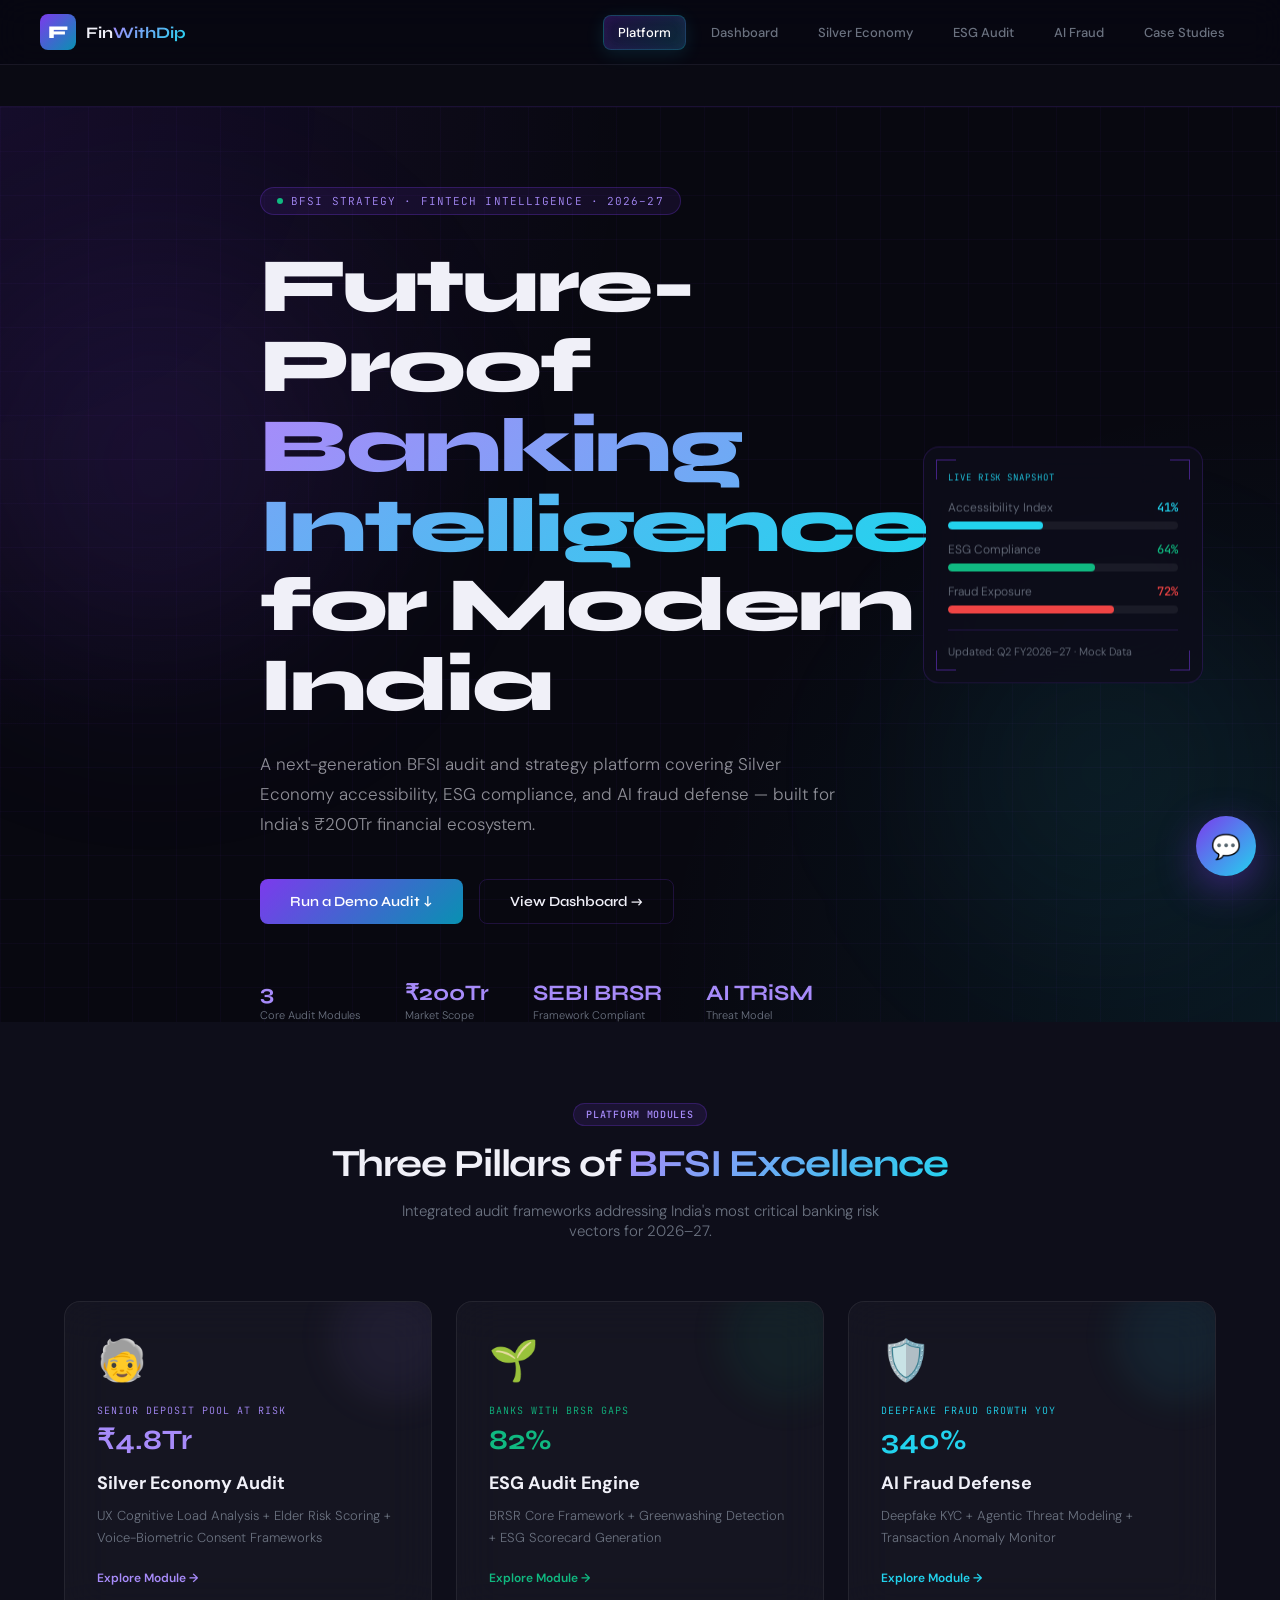
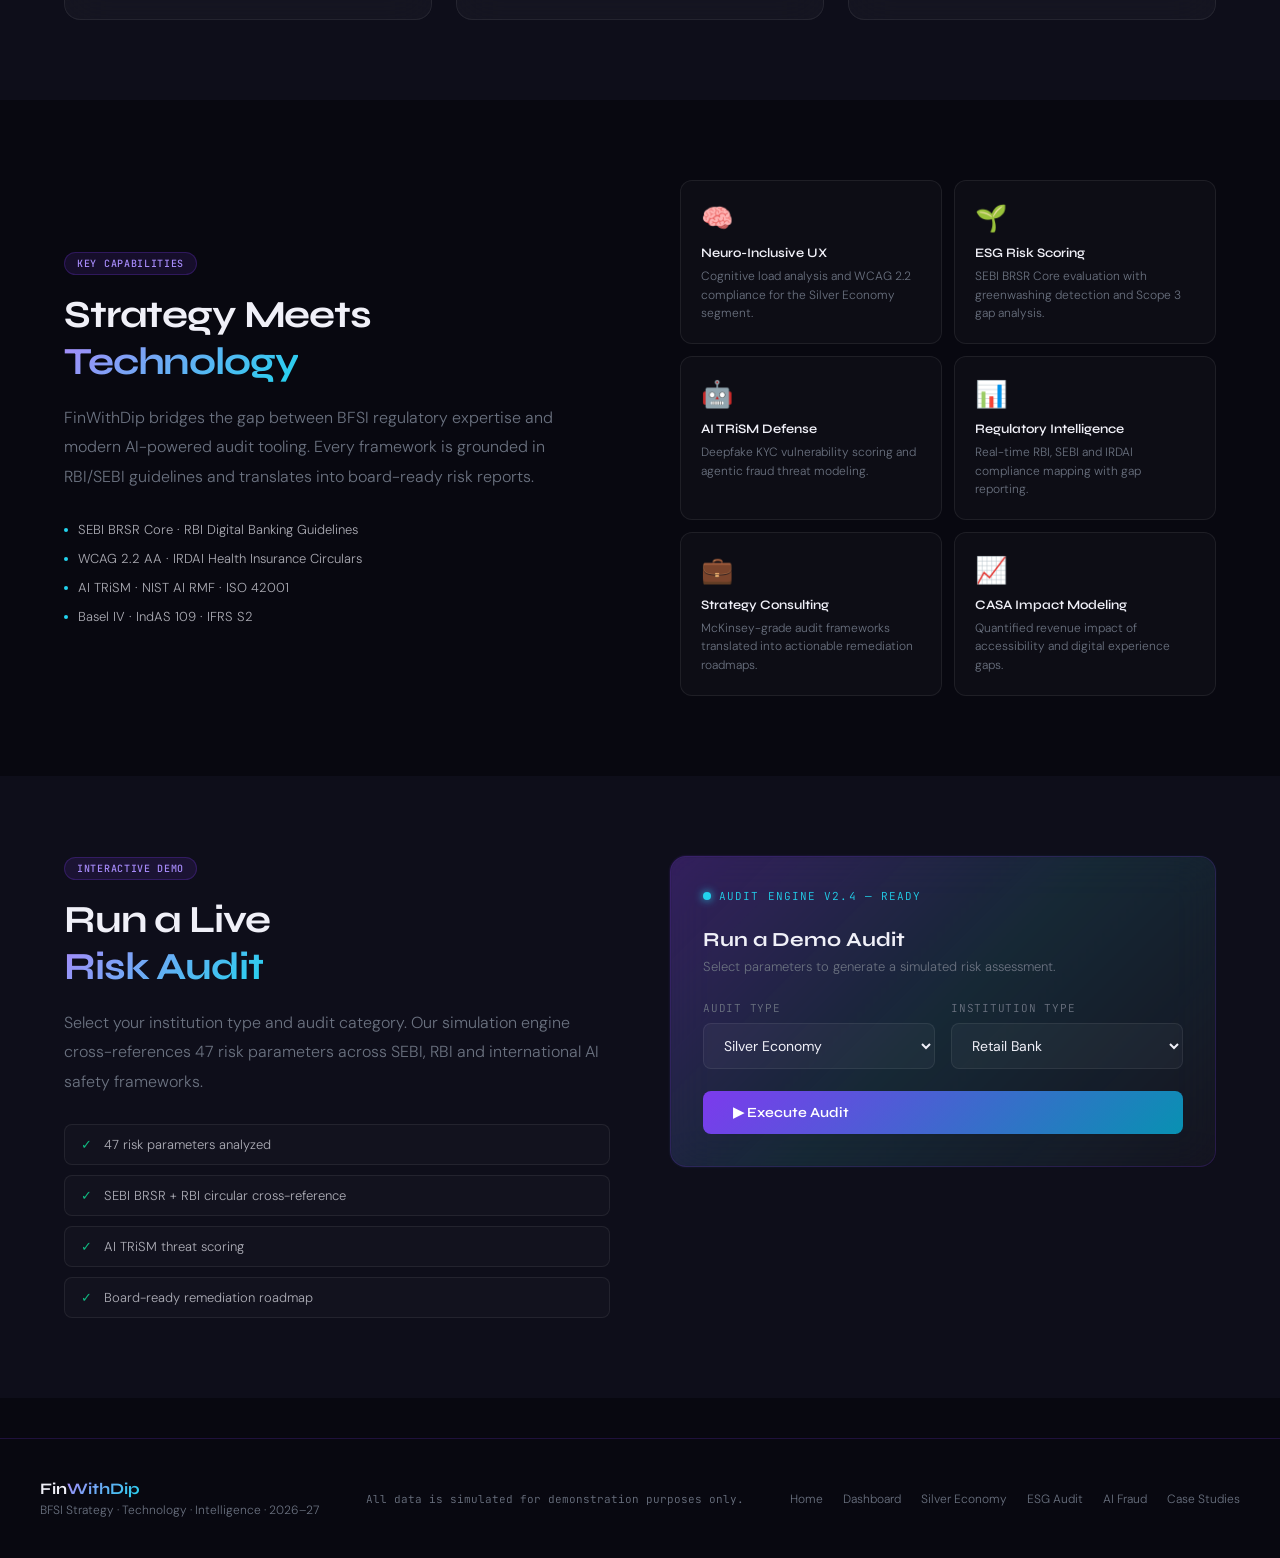
<file: index.html>
<!DOCTYPE html>
<html lang="en">
<head>
  <meta charset="UTF-8"/>
  <meta name="viewport" content="width=device-width, initial-scale=1.0"/>
  <title>FinWithDip — BFSI Strategy & Technology Platform</title>
  <link rel="stylesheet" href="style.css"/>
  <style>
    /* ── HERO ── */
    .hero {
      min-height: 100vh;
      display: flex; align-items: center;
      position: relative; overflow: hidden;
      padding-top: 80px;
    }
    .grid-bg-hero {
      position: absolute; inset: 0;
      background-image:
        linear-gradient(rgba(124,58,237,0.06) 1px, transparent 1px),
        linear-gradient(90deg, rgba(124,58,237,0.06) 1px, transparent 1px);
      background-size: 44px 44px;
      opacity: 0.7;
    }
    .hero-badge {
      display: inline-flex; align-items: center; gap: 8px;
      background: rgba(124,58,237,0.1);
      border: 1px solid rgba(124,58,237,0.28);
      border-radius: 999px; padding: 6px 16px;
      margin-bottom: 32px;
    }
    .hero-badge-dot {
      width: 6px; height: 6px; border-radius: 50%; background: var(--green);
    }
    .hero-badge span { font-family: 'JetBrains Mono', monospace; font-size: 11px; color: var(--purple-light); text-transform: uppercase; letter-spacing: 0.1em; }
    .hero-title { font-size: clamp(2.8rem, 6vw, 5.2rem); font-weight: 800; line-height: 1.04; letter-spacing: -0.03em; margin-bottom: 24px; }
    .hero-sub { font-size: 17px; color: rgba(240,240,248,0.58); line-height: 1.75; max-width: 580px; margin-bottom: 40px; }
    .hero-ctas { display: flex; gap: 16px; flex-wrap: wrap; margin-bottom: 56px; }
    .hero-stats { display: flex; gap: 44px; flex-wrap: wrap; }
    .hero-stat-val { font-size: 22px; font-family: 'Syne', sans-serif; font-weight: 700; color: var(--purple-light); }
    .hero-stat-label { font-size: 11px; color: var(--muted); margin-top: 2px; }

    /* floating card */
    .hero-float-card {
      position: absolute; right: 8%; top: 50%; transform: translateY(-50%);
      width: 280px;
      background: rgba(13,13,26,0.85);
      border: 1px solid var(--border);
      border-radius: 16px; padding: 24px;
      backdrop-filter: blur(30px);
      animation: float 5s ease-in-out infinite;
    }
    @media(max-width:1100px){ .hero-float-card{display:none;} }

    /* ── MODULES ── */
    .module-card {
      border-radius: 16px; padding: 32px;
      border: 1px solid var(--glass-border);
      background: var(--glass);
      cursor: pointer;
      transition: transform 0.3s, box-shadow 0.3s, border-color 0.3s;
      display: block; text-decoration: none; color: var(--text);
      position: relative; overflow: hidden;
    }
    .module-card:hover { transform: translateY(-7px); box-shadow: 0 22px 64px rgba(124,58,237,0.22); }
    .module-card-orb {
      position: absolute; top: -30px; right: -30px;
      width: 130px; height: 130px; border-radius: 50%; opacity: 0.07; filter: blur(20px);
    }
    .module-stat-val { font-size: 28px; font-family: 'Syne', sans-serif; font-weight: 700; margin-bottom: 14px; }
    .module-title { font-size: 18px; font-weight: 700; margin-bottom: 10px; }
    .module-desc { font-size: 13px; color: var(--muted); line-height: 1.65; margin-bottom: 18px; }
    .module-arrow { font-size: 12px; font-weight: 600; }

    /* ── CAPABILITIES ── */
    .cap-grid { display: grid; grid-template-columns: 1fr 1fr; gap: 12px; }
    .cap-card { background: rgba(255,255,255,0.025); border: 1px solid var(--glass-border); border-radius: 12px; padding: 20px; transition: border-color 0.2s; }
    .cap-card:hover { border-color: rgba(124,58,237,0.4); }
    .cap-icon { font-size: 26px; margin-bottom: 10px; }
    .cap-title { font-family: 'Syne', sans-serif; font-weight: 600; font-size: 13px; margin-bottom: 6px; }
    .cap-desc { font-size: 12px; color: var(--muted); line-height: 1.55; }

    /* ── AUDIT TOOL ── */
    .audit-tool { border-radius: 16px; padding: 32px; border: 1px solid var(--border); background: var(--glass); }
    .audit-status-row { display: flex; align-items: center; gap: 8px; margin-bottom: 24px; }
    .audit-status-dot { width: 8px; height: 8px; border-radius: 50%; background: var(--cyan); box-shadow: 0 0 8px var(--cyan); }
    .audit-status-text { font-family: 'JetBrains Mono', monospace; font-size: 11px; color: var(--cyan); text-transform: uppercase; letter-spacing: 0.1em; }
    .audit-grid { display: grid; grid-template-columns: 1fr 1fr; gap: 16px; margin-bottom: 22px; }
    #audit-result { margin-top: 28px; display: none; }
    #audit-result.visible { display: block; animation: fadeUp 0.5s ease; }
    .result-header { display: flex; align-items: center; justify-content: space-between; margin-bottom: 18px; }
    .result-label-small { font-size: 10px; color: var(--muted); font-family: 'JetBrains Mono', monospace; text-transform: uppercase; margin-bottom: 4px; }
    .result-title { font-family: 'Syne', sans-serif; font-weight: 700; font-size: 17px; }
    .bars-wrap { display: flex; flex-direction: column; gap: 14px; margin-bottom: 22px; }
    .loading-steps { margin-top: 22px; }
    #loading-steps { display: none; }
    #loading-steps.visible { display: block; }

    /* frame lines */
    .frame-corner {
      position: absolute; width: 20px; height: 20px;
      border-color: rgba(124,58,237,0.5); border-style: solid;
    }
    .fc-tl { top: 12px; left: 12px; border-width: 1px 0 0 1px; }
    .fc-tr { top: 12px; right: 12px; border-width: 1px 1px 0 0; }
    .fc-bl { bottom: 12px; left: 12px; border-width: 0 0 1px 1px; }
    .fc-br { bottom: 12px; right: 12px; border-width: 0 1px 1px 0; }
    @media(max-width:768px){

  .container{
    padding-left:16px;
    padding-right:16px;
  }

  .hero{
    min-height:auto;
    padding-top:120px;
    padding-bottom:80px;
  }

  .hero-stats{
    gap:22px;
  }

  .audit-grid,
  .grid-2,
  .grid-3,
  .cap-grid{
    grid-template-columns:1fr;
  }

  .hero-title{
    font-size:clamp(2.4rem,10vw,4rem);
  }

  .hero-sub{
    font-size:15px;
  }

}
  </style>
</head>
<body>

<!-- NAVBAR -->
<nav id="navbar">
  <div class="nav-inner">
    <a href="index.html" class="nav-logo">
      <div class="nav-logo-icon">F</div>
      <span class="nav-logo-text">Fin<span class="grad">WithDip</span></span>
    </a>
<div class="nav-links">
  <a href="index.html"      class="nav-link" data-page="index.html">Platform</a>
  <a href="dashboard.html"  class="nav-link" data-page="dashboard.html">Dashboard</a>
  <a href="silver.html"     class="nav-link" data-page="silver.html">Silver Economy</a>
  <a href="esg.html"        class="nav-link" data-page="esg.html">ESG Audit</a>
  <a href="fraud.html"      class="nav-link" data-page="fraud.html">AI Fraud</a>
  <a href="cases.html"      class="nav-link" data-page="cases.html">Case Studies</a>
</div>
</nav>
<!-- LIVE INTELLIGENCE FEED -->
<section class="threat-feed">
  <div class="threat-track">
    LIVE BFSI INTELLIGENCE • RBI AI governance scrutiny increasing • SEBI BRSR Core adoption accelerating • Deepfake banking attacks up 340% YoY • Senior banking accessibility under review • AI TRiSM becoming mandatory across BFSI • ESG-linked financing expanding rapidly
  </div>
</section>

<!-- ════════════════════ HERO ════════════════════ -->
<section class="hero">
  <div class="grid-bg-hero"></div>
  <div class="orb" style="width:620px;height:620px;background:radial-gradient(circle,rgba(124,58,237,0.14),transparent 70%);top:5%;left:-12%;"></div>
  <div class="orb" style="width:500px;height:500px;background:radial-gradient(circle,rgba(34,211,238,0.09),transparent 70%);bottom:0%;right:-6%;"></div>

  <div class="container" style="position:relative;z-index:1;">
    <div style="max-width:760px;">
      <div class="hero-badge">
        <div class="hero-badge-dot pulse-dot"></div>
        <span>BFSI Strategy · Fintech Intelligence · 2026–27</span>
      </div>

      <h1 class="hero-title">
        Future-Proof<br/><span class="grad">Banking Intelligence</span><br/>for Modern India
      </h1>

      <p class="hero-sub">A next-generation BFSI audit and strategy platform covering Silver Economy accessibility, ESG compliance, and AI fraud defense — built for India's ₹200Tr financial ecosystem.</p>

      <div class="hero-ctas">
        <a href="#audit-section" class="btn-primary">Run a Demo Audit ↓</a>
        <a href="dashboard.html" class="btn-ghost">View Dashboard →</a>
      </div>

      <div class="hero-stats">
        <div><div class="hero-stat-val">3</div><div class="hero-stat-label">Core Audit Modules</div></div>
        <div><div class="hero-stat-val">₹200Tr</div><div class="hero-stat-label">Market Scope</div></div>
        <div><div class="hero-stat-val">SEBI BRSR</div><div class="hero-stat-label">Framework Compliant</div></div>
        <div><div class="hero-stat-val">AI TRiSM</div><div class="hero-stat-label">Threat Model</div></div>
      </div>
    </div>
  </div>

  <!-- floating live card -->
  <div class="hero-float-card" style="position:absolute;right:6%;top:50%;transform:translateY(-50%);">
    <div class="frame-corner fc-tl"></div>
    <div class="frame-corner fc-tr"></div>
    <div class="frame-corner fc-bl"></div>
    <div class="frame-corner fc-br"></div>
    <div style="font-family:'JetBrains Mono',monospace;font-size:9px;color:var(--cyan);text-transform:uppercase;letter-spacing:0.1em;margin-bottom:16px;">Live Risk Snapshot</div>
    <div style="display:flex;flex-direction:column;gap:12px;">
      <div>
        <div class="prog-label"><span style="color:var(--muted);font-size:12px;">Accessibility Index</span><span style="color:var(--cyan);">41%</span></div>
        <div class="prog-track"><div class="prog-fill" data-val="41" style="background:var(--cyan);"></div></div>
      </div>
      <div>
        <div class="prog-label"><span style="color:var(--muted);font-size:12px;">ESG Compliance</span><span style="color:var(--green);">64%</span></div>
        <div class="prog-track"><div class="prog-fill" data-val="64" style="background:var(--green);"></div></div>
      </div>
      <div>
        <div class="prog-label"><span style="color:var(--muted);font-size:12px;">Fraud Exposure</span><span style="color:var(--red);">72%</span></div>
        <div class="prog-track"><div class="prog-fill" data-val="72" style="background:var(--red);"></div></div>
      </div>
    </div>
    <div style="margin-top:16px;padding-top:14px;border-top:1px solid var(--border);font-size:11px;color:var(--muted);">Updated: Q2 FY2026–27 · Mock Data</div>
  </div>
</section>

<!-- ════════════════════ MODULES ════════════════════ -->
<section class="section-alt">
  <div class="container">
    <div style="text-align:center;margin-bottom:60px;" class="fade-on-scroll">
      <span class="tag tag-info" style="margin-bottom:14px;">Platform Modules</span>
      <h2 style="font-size:clamp(1.8rem,3vw,2.8rem);font-weight:700;margin-bottom:14px;">Three Pillars of <span class="grad">BFSI Excellence</span></h2>
      <p style="color:var(--muted);max-width:500px;margin:0 auto;font-size:15px;">Integrated audit frameworks addressing India's most critical banking risk vectors for 2026–27.</p>
    </div>

    <div class="grid-3">
      <!-- Silver Economy -->
      <a href="silver.html" class="module-card fade-on-scroll">
        <div class="module-card-orb" style="background:#a78bfa;"></div>
        <div style="font-size:40px;margin-bottom:18px;">🧓</div>
        <div style="font-family:'JetBrains Mono',monospace;font-size:10px;color:#a78bfa;text-transform:uppercase;letter-spacing:0.1em;margin-bottom:6px;">Senior deposit pool at risk</div>
        <div class="module-stat-val" style="color:#a78bfa;">₹4.8Tr</div>
        <div class="module-title">Silver Economy Audit</div>
        <div class="module-desc">UX Cognitive Load Analysis + Elder Risk Scoring + Voice-Biometric Consent Frameworks</div>
        <span class="module-arrow" style="color:#a78bfa;">Explore Module →</span>
      </a>

      <!-- ESG -->
      <a href="esg.html" class="module-card fade-on-scroll">
        <div class="module-card-orb" style="background:#10b981;"></div>
        <div style="font-size:40px;margin-bottom:18px;">🌱</div>
        <div style="font-family:'JetBrains Mono',monospace;font-size:10px;color:#10b981;text-transform:uppercase;letter-spacing:0.1em;margin-bottom:6px;">Banks with BRSR gaps</div>
        <div class="module-stat-val" style="color:#10b981;">82%</div>
        <div class="module-title">ESG Audit Engine</div>
        <div class="module-desc">BRSR Core Framework + Greenwashing Detection + ESG Scorecard Generation</div>
        <span class="module-arrow" style="color:#10b981;">Explore Module →</span>
      </a>

      <!-- Fraud -->
      <a href="fraud.html" class="module-card fade-on-scroll">
        <div class="module-card-orb" style="background:#22d3ee;"></div>
        <div style="font-size:40px;margin-bottom:18px;">🛡️</div>
        <div style="font-family:'JetBrains Mono',monospace;font-size:10px;color:#22d3ee;text-transform:uppercase;letter-spacing:0.1em;margin-bottom:6px;">Deepfake fraud growth YoY</div>
        <div class="module-stat-val" style="color:#22d3ee;">340%</div>
        <div class="module-title">AI Fraud Defense</div>
        <div class="module-desc">Deepfake KYC + Agentic Threat Modeling + Transaction Anomaly Monitor</div>
        <span class="module-arrow" style="color:#22d3ee;">Explore Module →</span>
      </a>
    </div>
  </div>
</section>

<!-- ════════════════════ CAPABILITIES ════════════════════ -->
<section class="section">
  <div class="container">
    <div class="grid-2" style="gap:80px;align-items:center;">
      <div class="fade-on-scroll">
        <span class="tag tag-info" style="margin-bottom:16px;">Key Capabilities</span>
        <h2 style="font-size:clamp(1.8rem,3vw,2.6rem);font-weight:700;margin-bottom:18px;">Strategy Meets<br/><span class="grad">Technology</span></h2>
        <p style="color:var(--muted);line-height:1.85;margin-bottom:30px;">FinWithDip bridges the gap between BFSI regulatory expertise and modern AI-powered audit tooling. Every framework is grounded in RBI/SEBI guidelines and translates into board-ready risk reports.</p>
        <div style="display:flex;flex-direction:column;gap:12px;">
          <div style="display:flex;align-items:center;gap:10px;font-size:13px;"><div style="width:4px;height:4px;border-radius:50%;background:var(--cyan);flex-shrink:0;"></div><span style="color:rgba(240,240,248,0.7);">SEBI BRSR Core · RBI Digital Banking Guidelines</span></div>
          <div style="display:flex;align-items:center;gap:10px;font-size:13px;"><div style="width:4px;height:4px;border-radius:50%;background:var(--cyan);flex-shrink:0;"></div><span style="color:rgba(240,240,248,0.7);">WCAG 2.2 AA · IRDAI Health Insurance Circulars</span></div>
          <div style="display:flex;align-items:center;gap:10px;font-size:13px;"><div style="width:4px;height:4px;border-radius:50%;background:var(--cyan);flex-shrink:0;"></div><span style="color:rgba(240,240,248,0.7);">AI TRiSM · NIST AI RMF · ISO 42001</span></div>
          <div style="display:flex;align-items:center;gap:10px;font-size:13px;"><div style="width:4px;height:4px;border-radius:50%;background:var(--cyan);flex-shrink:0;"></div><span style="color:rgba(240,240,248,0.7);">Basel IV · IndAS 109 · IFRS S2</span></div>
        </div>
      </div>

      <div class="cap-grid fade-on-scroll">
        <div class="cap-card"><div class="cap-icon">🧠</div><div class="cap-title">Neuro-Inclusive UX</div><div class="cap-desc">Cognitive load analysis and WCAG 2.2 compliance for the Silver Economy segment.</div></div>
        <div class="cap-card"><div class="cap-icon">🌱</div><div class="cap-title">ESG Risk Scoring</div><div class="cap-desc">SEBI BRSR Core evaluation with greenwashing detection and Scope 3 gap analysis.</div></div>
        <div class="cap-card"><div class="cap-icon">🤖</div><div class="cap-title">AI TRiSM Defense</div><div class="cap-desc">Deepfake KYC vulnerability scoring and agentic fraud threat modeling.</div></div>
        <div class="cap-card"><div class="cap-icon">📊</div><div class="cap-title">Regulatory Intelligence</div><div class="cap-desc">Real-time RBI, SEBI and IRDAI compliance mapping with gap reporting.</div></div>
        <div class="cap-card"><div class="cap-icon">💼</div><div class="cap-title">Strategy Consulting</div><div class="cap-desc">McKinsey-grade audit frameworks translated into actionable remediation roadmaps.</div></div>
        <div class="cap-card"><div class="cap-icon">📈</div><div class="cap-title">CASA Impact Modeling</div><div class="cap-desc">Quantified revenue impact of accessibility and digital experience gaps.</div></div>
      </div>
    </div>
  </div>
</section>

<!-- ════════════════════ AUDIT TOOL ════════════════════ -->
<section class="section-alt" id="audit-section">
  <div class="container">
    <div class="grid-2" style="gap:60px;align-items:flex-start;">
      <!-- LEFT -->
      <div class="fade-on-scroll">
        <span class="tag tag-info" style="margin-bottom:16px;">Interactive Demo</span>
        <h2 style="font-size:clamp(1.8rem,3vw,2.6rem);font-weight:700;margin-bottom:18px;">Run a Live<br/><span class="grad">Risk Audit</span></h2>
        <p style="color:var(--muted);line-height:1.85;margin-bottom:28px;">Select your institution type and audit category. Our simulation engine cross-references 47 risk parameters across SEBI, RBI and international AI safety frameworks.</p>
        <div style="display:flex;flex-direction:column;gap:10px;">
          <div style="display:flex;align-items:center;gap:12px;padding:11px 16px;background:rgba(255,255,255,0.02);border-radius:8px;border:1px solid var(--glass-border);font-size:13px;"><span style="color:var(--green);">✓</span><span style="color:rgba(240,240,248,0.7);">47 risk parameters analyzed</span></div>
          <div style="display:flex;align-items:center;gap:12px;padding:11px 16px;background:rgba(255,255,255,0.02);border-radius:8px;border:1px solid var(--glass-border);font-size:13px;"><span style="color:var(--green);">✓</span><span style="color:rgba(240,240,248,0.7);">SEBI BRSR + RBI circular cross-reference</span></div>
          <div style="display:flex;align-items:center;gap:12px;padding:11px 16px;background:rgba(255,255,255,0.02);border-radius:8px;border:1px solid var(--glass-border);font-size:13px;"><span style="color:var(--green);">✓</span><span style="color:rgba(240,240,248,0.7);">AI TRiSM threat scoring</span></div>
          <div style="display:flex;align-items:center;gap:12px;padding:11px 16px;background:rgba(255,255,255,0.02);border-radius:8px;border:1px solid var(--glass-border);font-size:13px;"><span style="color:var(--green);">✓</span><span style="color:rgba(240,240,248,0.7);">Board-ready remediation roadmap</span></div>
        </div>
      </div>

      <!-- RIGHT — AUDIT TOOL -->
      <div class="audit-tool fade-on-scroll" style="position:relative;">
        <div style="position:absolute;top:-1px;left:-1px;right:-1px;bottom:-1px;border-radius:16px;background:linear-gradient(135deg,rgba(124,58,237,0.3),rgba(34,211,238,0.1),transparent);z-index:-1;filter:blur(1px);"></div>

        <div class="audit-status-row">
          <div class="audit-status-dot pulse-dot"></div>
          <span class="audit-status-text">Audit Engine v2.4 — Ready</span>
        </div>

        <h3 style="font-family:'Syne',sans-serif;font-weight:700;font-size:20px;margin-bottom:6px;">Run a Demo Audit</h3>
        <p style="color:var(--muted);font-size:13px;margin-bottom:26px;">Select parameters to generate a simulated risk assessment.</p>

        <div class="audit-grid">
          <div>
            <label class="input-label">Audit Type</label>
            <select class="fin-select" id="audit-type">
              <option>Silver Economy</option>
              <option>ESG</option>
              <option>AI Fraud Defense</option>
            </select>
          </div>
          <div>
            <label class="input-label">Institution Type</label>
            <select class="fin-select" id="bank-type">
              <option>Retail Bank</option>
              <option>Fintech App</option>
              <option>NBFC</option>
            </select>
          </div>
        </div>

        <button class="btn-primary" onclick="runAudit()" id="audit-btn" style="width:100%;">▶ Execute Audit</button>

        <!-- loading -->
        <div id="loading-steps" class="loading-steps"></div>

        <!-- result -->
        <div id="audit-result">
          <div class="result-header">
            <div>
              <div class="result-label-small">Audit Result</div>
              <div class="result-title" id="result-label"></div>
            </div>
            <span id="result-risk-tag" class="tag"></span>
          </div>
          <div class="bars-wrap" id="bars-wrap"></div>
          <div class="ai-box">
            <div class="ai-box-label">AI Analysis</div>
            <p style="font-size:13px;line-height:1.75;color:rgba(240,240,248,0.8);" id="ai-insight"></p>
          </div>
        </div>
      </div>
    </div>
  </div>
</section>

<!-- FOOTER -->
<footer>
  <div class="footer-inner">
    <div>
      <div style="font-family:'Syne',sans-serif;font-weight:700;font-size:16px;margin-bottom:4px;">Fin<span class="grad">WithDip</span></div>
      <div style="font-size:12px;color:var(--muted);">BFSI Strategy · Technology · Intelligence · 2026–27</div>
    </div>
    <div class="footer-note">All data is simulated for demonstration purposes only.</div>
    <div class="footer-links">
      <a href="index.html"     class="footer-link">Home</a>
      <a href="dashboard.html" class="footer-link">Dashboard</a>
      <a href="silver.html"    class="footer-link">Silver Economy</a>
      <a href="esg.html"       class="footer-link">ESG Audit</a>
      <a href="fraud.html"     class="footer-link">AI Fraud</a>
      <a href="cases.html"     class="footer-link">Case Studies</a>
    </div>
  </div>
</footer>

<script src="shared.js"></script>
<script>
const AUDIT_DATA = {
  "Silver Economy": {
    "Retail Bank":  {access:38,esg:55,fraud:62,level:"High",  label:"Critical Accessibility Gaps"},
    "Fintech App":  {access:22,esg:48,fraud:70,level:"High",  label:"Elder-Unfriendly Interface"},
    "NBFC":         {access:50,esg:60,fraud:48,level:"Medium",label:"Moderate Cognitive Load Issues"},
  },
  "ESG": {
    "Retail Bank":  {access:72,esg:58,fraud:35,level:"Medium",label:"Partial BRSR Compliance"},
    "Fintech App":  {access:65,esg:42,fraud:28,level:"High",  label:"Greenwashing Risk Detected"},
    "NBFC":         {access:68,esg:71,fraud:40,level:"Low",   label:"Strong ESG Posture"},
  },
  "AI Fraud Defense": {
    "Retail Bank":  {access:80,esg:66,fraud:72,level:"High",  label:"Deepfake KYC Vulnerability"},
    "Fintech App":  {access:75,esg:58,fraud:85,level:"High",  label:"Agentic Attack Surface"},
    "NBFC":         {access:70,esg:60,fraud:55,level:"Medium",label:"Moderate AI Exposure"},
  },
};
const INSIGHTS = {
  "Silver Economy": "Your institution exhibits significant gaps in neuro-inclusive design for the 60+ demographic. Cognitive load analysis reveals 3-step authentication flows causing 34% drop-off in senior users. Immediate remediation via WCAG 2.2 AA compliance and voice-biometric consent flows is recommended. CASA ratio impact estimated at ₹180Cr annual deposit leakage.",
  "ESG": "BRSR Core framework assessment identifies material gaps in Scope 3 emissions disclosure and green finance portfolio tagging. Greenwashing risk score is elevated due to unsubstantiated sustainability claims. SEBI compliance deadline proximity increases regulatory penalty exposure. ESG-linked bond issuance readiness: 42%.",
  "AI Fraud Defense": "Agentic AI threat vectors identified across Video-KYC pipeline. Deepfake injection rate in industry has risen 340% YoY. Your current liveness detection model exhibits 18% false-negative rate against GAN-generated faces. AI TRiSM framework adoption is critical. Recommended: multi-modal biometric fusion + behavioral anomaly detection layer.",
};
const STEPS = ["Analyzing UX architecture...","Cross-referencing SEBI BRSR framework...","Running AI threat model...","Generating risk score..."];

function runAudit() {
  const type = document.getElementById('audit-type').value;
  const bank = document.getElementById('bank-type').value;
  const btn  = document.getElementById('audit-btn');
  const res  = document.getElementById('audit-result');
  const ldr  = document.getElementById('loading-steps');

  btn.disabled = true;
  btn.innerHTML = '⟳ Scanning...';
  res.classList.remove('visible');
  ldr.innerHTML = '';
  ldr.classList.add('visible');

  STEPS.forEach((s, i) => {
    setTimeout(() => {
      const row = document.createElement('div');
      row.className = 'loading-row';
      row.style.animationDelay = '0s';
      row.innerHTML = `<div class="loading-dot"></div><span class="loading-text">${s}</span>`;
      ldr.appendChild(row);
    }, i * 420);
  });

  setTimeout(() => {
    ldr.classList.remove('visible');
    ldr.innerHTML = '';
    btn.disabled = false;
    btn.innerHTML = '▶ Execute Audit';

    const d = AUDIT_DATA[type][bank];
    document.getElementById('result-label').textContent = d.label;
    const rt = document.getElementById('result-risk-tag');
    rt.className = `tag tag-${d.level==='Low'?'low':d.level==='Medium'?'med':'high'}`;
    rt.textContent = d.level + ' Risk';

    const bw = document.getElementById('bars-wrap');
    bw.innerHTML = `
      <div>
        <div class="prog-label"><span>Accessibility Score</span><span style="color:var(--cyan)">${d.access}%</span></div>
        <div class="prog-track"><div class="prog-fill" data-val="${d.access}" style="background:var(--cyan)"></div></div>
      </div>
      <div>
        <div class="prog-label"><span>ESG Compliance Index</span><span style="color:var(--green)">${d.esg}%</span></div>
        <div class="prog-track"><div class="prog-fill" data-val="${d.esg}" style="background:var(--green)"></div></div>
      </div>
      <div>
        <div class="prog-label"><span>Fraud Vulnerability</span><span style="color:var(--red)">${d.fraud}%</span></div>
        <div class="prog-track"><div class="prog-fill" data-val="${d.fraud}" style="background:var(--red)"></div></div>
      </div>`;

    document.getElementById('ai-insight').textContent = INSIGHTS[type];
    res.classList.add('visible');
    setTimeout(animateBars, 50);
  }, STEPS.length * 420 + 300);
}
/* ACTIVE NAV LINK */

const currentPage = window.location.pathname.split("/").pop() || "index.html";

document.querySelectorAll(".nav-link").forEach(link => {

  if(link.dataset.page === currentPage){

    link.classList.add("active");

  }

});
</script>
<!-- AI ASSISTANT -->
<div class="ai-chat">
  💬
</div>
</body>
</html>
</file>
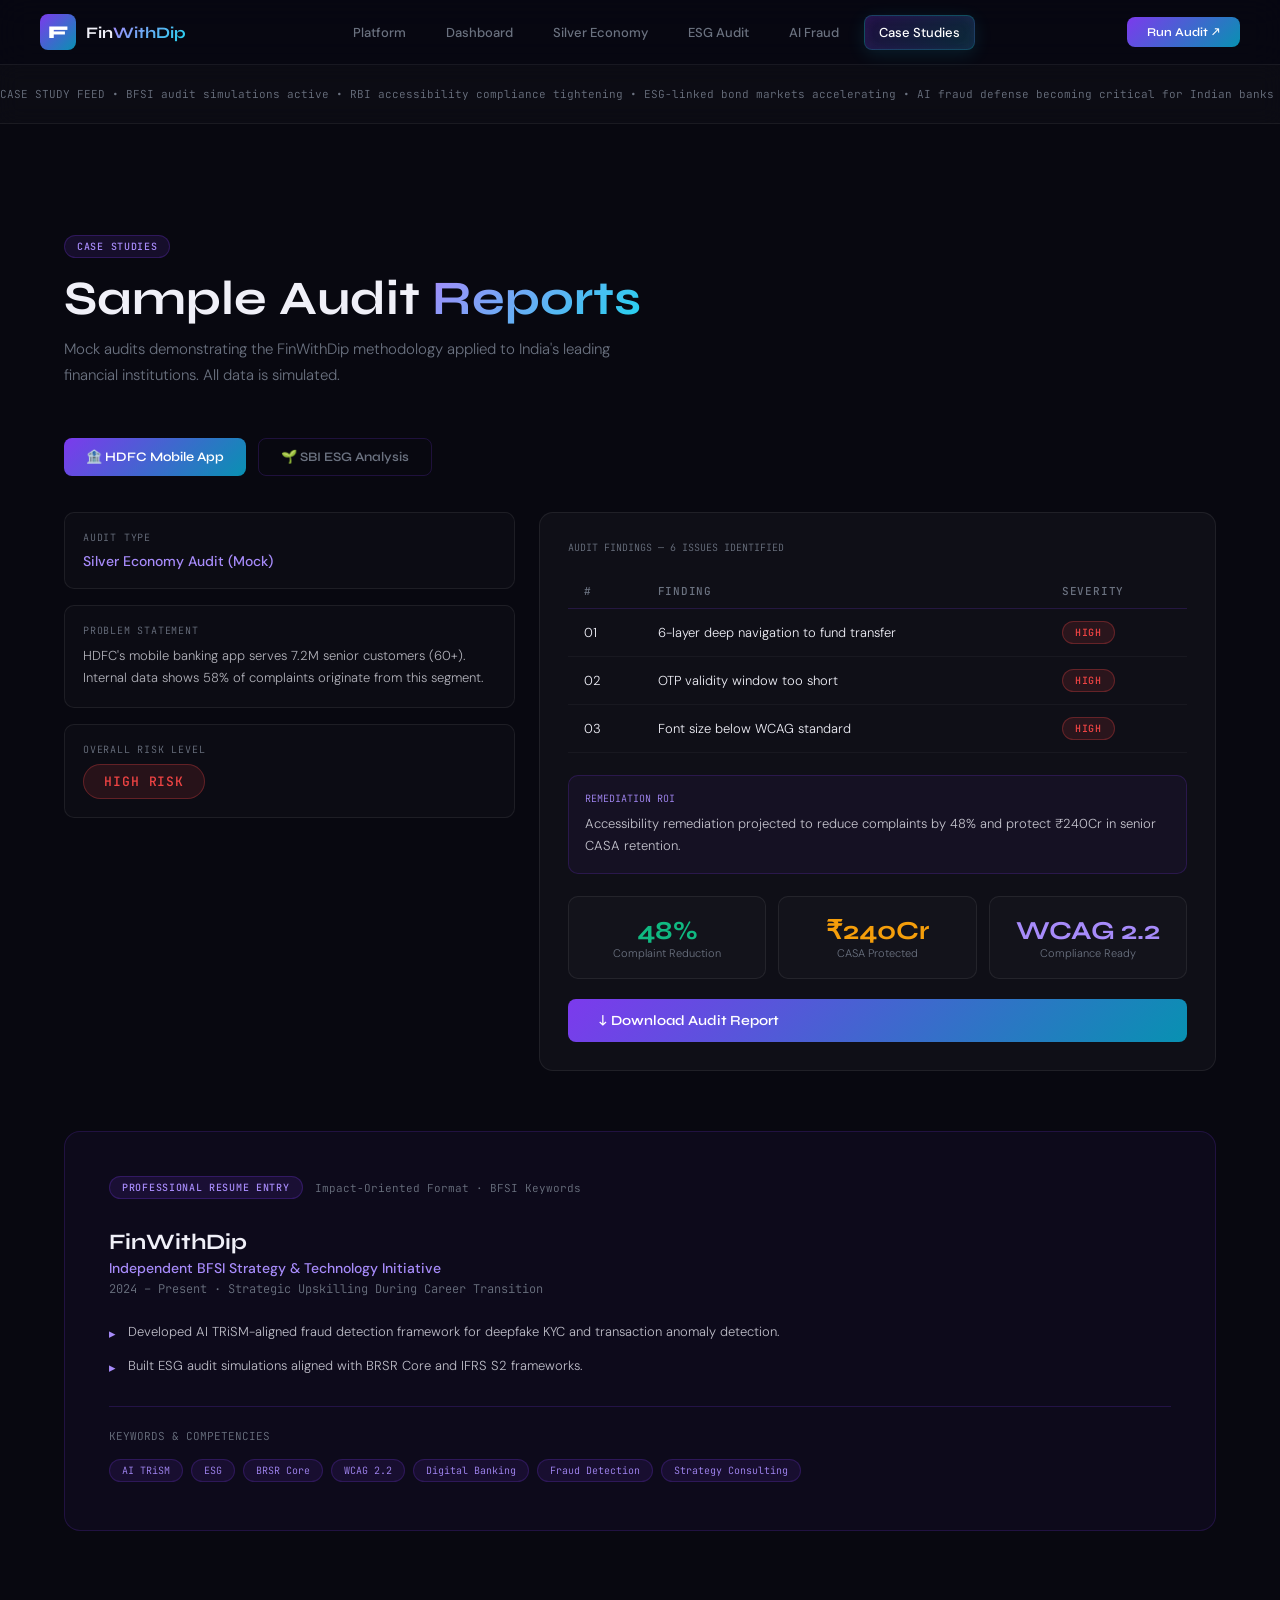
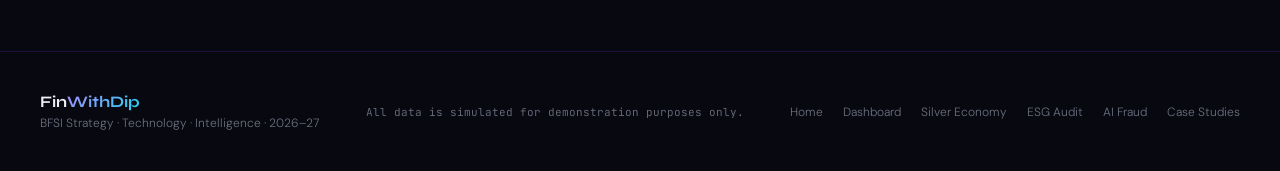
<file: cases.html>
<!DOCTYPE html>
<html lang="en">
<head>
  <meta charset="UTF-8"/>
  <meta name="viewport" content="width=device-width, initial-scale=1.0"/>
  <title>Case Studies — FinWithDip</title>

  <link rel="stylesheet" href="style.css"/>

  <style>

    .case-tab-btn{
      display:inline-flex;
      align-items:center;
      gap:8px;
      padding:10px 22px;
      border-radius:8px;
      font-family:'Syne',sans-serif;
      font-weight:600;
      font-size:13px;
      cursor:pointer;
      border:none;
      transition:all .3s ease;
    }

    .case-tab-btn.active{
      background:linear-gradient(135deg,var(--purple),var(--cyan-dim));
      color:white;
    }

    .case-tab-btn.inactive{
      background:transparent;
      border:1px solid var(--border);
      color:var(--muted);
    }

    .case-tab-btn.inactive:hover{
      border-color:var(--purple);
      color:var(--purple-light);
    }

    .case-tab-btn:hover{
      transform:translateY(-2px);
    }

    .case-pane{
      display:none;
    }

    .case-pane.active{
      display:grid;
      grid-template-columns:1fr 1.5fr;
      gap:24px;
    }

    .info-col{
      display:flex;
      flex-direction:column;
      gap:16px;
    }

    .info-block{
      background:rgba(255,255,255,0.02);
      border:1px solid var(--glass-border);
      border-radius:10px;
      padding:18px;
      transition:all .3s ease;
    }

    .info-block:hover{
      transform:translateY(-4px);
      box-shadow:0 16px 40px rgba(124,58,237,.12);
    }

    .info-block-label{
      font-family:'JetBrains Mono',monospace;
      font-size:10px;
      color:var(--muted);
      text-transform:uppercase;
      letter-spacing:.08em;
      margin-bottom:8px;
    }

    .kw-tag{
      display:inline-flex;
      padding:4px 12px;
      border-radius:999px;
      font-size:10px;
      font-family:'JetBrains Mono',monospace;
      background:rgba(124,58,237,0.1);
      color:var(--purple-light);
      border:1px solid rgba(124,58,237,0.22);
      margin:4px 4px 4px 0;
    }

    .resume-bullet{
      display:flex;
      gap:12px;
      font-size:13px;
      color:rgba(240,240,248,0.78);
      line-height:1.65;
      margin-bottom:10px;
    }

    .resume-bullet-arrow{
      color:var(--purple-light);
      flex-shrink:0;
      margin-top:2px;
    }

    .threat-feed{
      width:100%;
      overflow:hidden;
      border-top:1px solid rgba(255,255,255,0.06);
      border-bottom:1px solid rgba(255,255,255,0.06);
      background:rgba(255,255,255,0.02);
      backdrop-filter:blur(10px);
    }

    .threat-track{
      white-space:nowrap;
      display:inline-block;
      padding:12px 0;
      font-size:11px;
      font-family:'JetBrains Mono',monospace;
      color:var(--muted);
      animation:ticker 28s linear infinite;
    }

    @keyframes ticker{
      0%{transform:translateX(100%);}
      100%{transform:translateX(-100%);}
    }

    .impact-grid{
      display:grid;
      grid-template-columns:repeat(3,1fr);
      gap:12px;
      margin-top:22px;
    }

    @media(max-width:768px){

      .container{
        padding-left:16px !important;
        padding-right:16px !important;
      }

      .case-pane.active{
        grid-template-columns:1fr !important;
      }

      .impact-grid{
        grid-template-columns:1fr !important;
      }

      .fin-table{
        display:block;
        overflow-x:auto;
        white-space:nowrap;
      }

      .page-title{
        font-size:38px !important;
        line-height:1.1;
      }

      .page-sub{
        font-size:14px;
      }

    }
    .btn-primary:hover{
  transform:translateY(-2px);
}

  </style>
</head>

<body>

<nav id="navbar">

  <div class="nav-inner">

    <a href="index.html" class="nav-logo">
      <div class="nav-logo-icon">F</div>
      <span class="nav-logo-text">
        Fin<span class="grad">WithDip</span>
      </span>
    </a>

    <div class="nav-links">
      <a href="index.html" class="nav-link">Platform</a>
      <a href="dashboard.html" class="nav-link">Dashboard</a>
      <a href="silver.html" class="nav-link">Silver Economy</a>
      <a href="esg.html" class="nav-link">ESG Audit</a>
      <a href="fraud.html" class="nav-link">AI Fraud</a>
      <a href="cases.html" class="nav-link" data-page="cases.html">Case Studies</a>
    </div>

    <a href="index.html#audit-section" class="nav-cta">
      Run Audit ↗
    </a>

  </div>

</nav>

<section class="threat-feed">
  <div class="threat-track">
    CASE STUDY FEED • BFSI audit simulations active • RBI accessibility compliance tightening • ESG-linked bond markets accelerating • AI fraud defense becoming critical for Indian banks
  </div>
</section>

<div class="page-hero">

  <div class="container">

    <span class="tag tag-info page-tag">
      Case Studies
    </span>

    <h1 class="page-title">
      Sample Audit <span class="grad">Reports</span>
    </h1>

    <p class="page-sub">
      Mock audits demonstrating the FinWithDip methodology applied
      to India's leading financial institutions. All data is simulated.
    </p>

  </div>

</div>

<div style="padding-bottom:80px;">

  <div class="container">

    <!-- TABS -->
    <div style="display:flex;gap:12px;margin-bottom:36px;flex-wrap:wrap;">

      <button
        class="case-tab-btn active"
        id="tab-hdfc"
        onclick="switchCase('hdfc')"
      >
        🏦 HDFC Mobile App
      </button>

      <button
        class="case-tab-btn inactive"
        id="tab-sbi"
        onclick="switchCase('sbi')"
      >
        🌱 SBI ESG Analysis
      </button>

    </div>

  <!-- HDFC CASE -->
<div class="case-pane active" id="pane-hdfc">

  <div class="info-col">

    <div class="info-block">
      <div class="info-block-label">Audit Type</div>
      <div style="font-size:14px;color:var(--purple-light);font-weight:500;">
        Silver Economy Audit (Mock)
      </div>
    </div>

    <div class="info-block">
      <div class="info-block-label">Problem Statement</div>

      <p style="font-size:13px;color:rgba(240,240,248,0.72);line-height:1.7;">
        HDFC's mobile banking app serves 7.2M senior customers (60+).
        Internal data shows 58% of complaints originate from this segment.
      </p>
    </div>

    <div class="info-block">
      <div class="info-block-label">Overall Risk Level</div>

      <span class="tag tag-high" style="font-size:13px;padding:8px 20px;">
        High Risk
      </span>
    </div>

  </div>

  <div style="background:var(--glass);border:1px solid var(--glass-border);border-radius:14px;padding:28px;">

    <div style="font-family:'JetBrains Mono',monospace;font-size:10px;color:var(--muted);margin-bottom:20px;text-transform:uppercase;">
      Audit Findings — 6 Issues Identified
    </div>

    <table class="fin-table">

      <thead>
        <tr>
          <th>#</th>
          <th>Finding</th>
          <th>Severity</th>
        </tr>
      </thead>

      <tbody>

        <tr>
          <td>01</td>
          <td>6-layer deep navigation to fund transfer</td>
          <td><span class="tag tag-high">High</span></td>
        </tr>

        <tr>
          <td>02</td>
          <td>OTP validity window too short</td>
          <td><span class="tag tag-high">High</span></td>
        </tr>

        <tr>
          <td>03</td>
          <td>Font size below WCAG standard</td>
          <td><span class="tag tag-high">High</span></td>
        </tr>

      </tbody>

    </table>

    <div style="margin-top:22px;background:rgba(124,58,237,0.06);border:1px solid rgba(124,58,237,0.2);border-radius:10px;padding:16px;">

      <div style="font-size:10px;color:var(--purple-light);font-family:'JetBrains Mono',monospace;text-transform:uppercase;margin-bottom:8px;">
        Remediation ROI
      </div>

      <p style="font-size:13px;color:rgba(240,240,248,0.8);line-height:1.7;">
        Accessibility remediation projected to reduce complaints by 48%
        and protect ₹240Cr in senior CASA retention.
      </p>

    </div>

    <!-- IMPACT GRID -->
    <div class="impact-grid">

      <div class="info-block" style="text-align:center;">
        <div style="font-size:26px;font-family:'Syne',sans-serif;font-weight:700;color:var(--green);">
          48%
        </div>

        <div style="font-size:11px;color:var(--muted);">
          Complaint Reduction
        </div>
      </div>

      <div class="info-block" style="text-align:center;">
        <div style="font-size:26px;font-family:'Syne',sans-serif;font-weight:700;color:var(--gold);">
          ₹240Cr
        </div>

        <div style="font-size:11px;color:var(--muted);">
          CASA Protected
        </div>
      </div>

      <div class="info-block" style="text-align:center;">
        <div style="font-size:26px;font-family:'Syne',sans-serif;font-weight:700;color:var(--purple-light);">
          WCAG 2.2
        </div>

        <div style="font-size:11px;color:var(--muted);">
          Compliance Ready
        </div>
      </div>

    </div>

    <button class="btn-primary" style="margin-top:20px;width:100%;">
      ↓ Download Audit Report
    </button>

  </div>

</div>

<!-- SBI ESG CASE -->
<div class="case-pane" id="pane-sbi">

  <div class="info-col">

    <div class="info-block">
      <div class="info-block-label">Audit Type</div>

      <div style="font-size:14px;color:var(--green);font-weight:500;">
        ESG Analysis (Mock)
      </div>
    </div>

    <div class="info-block">
      <div class="info-block-label">Problem Statement</div>

      <p style="font-size:13px;color:rgba(240,240,248,0.72);line-height:1.7;">
        SBI's BRSR Core submission reveals inconsistencies between
        stated green finance targets and portfolio composition.
      </p>
    </div>

    <div class="info-block">
      <div class="info-block-label">Overall Risk Level</div>

      <span class="tag tag-med" style="font-size:13px;padding:8px 20px;">
        Medium Risk
      </span>
    </div>

  </div>

  <div style="background:var(--glass);border:1px solid var(--glass-border);border-radius:14px;padding:28px;">

    <div style="font-family:'JetBrains Mono',monospace;font-size:10px;color:var(--muted);margin-bottom:20px;text-transform:uppercase;">
      ESG Findings — 6 Issues Identified
    </div>

    <table class="fin-table">

      <thead>
        <tr>
          <th>#</th>
          <th>Finding</th>
          <th>Severity</th>
        </tr>
      </thead>

      <tbody>

        <tr>
          <td>01</td>
          <td>Green bond proceeds allocated to non-green assets</td>
          <td><span class="tag tag-high">High</span></td>
        </tr>

        <tr>
          <td>02</td>
          <td>Scope 3 investment emissions not disclosed</td>
          <td><span class="tag tag-high">High</span></td>
        </tr>

        <tr>
          <td>03</td>
          <td>Transition finance framework absent</td>
          <td><span class="tag tag-med">Medium</span></td>
        </tr>

      </tbody>

    </table>

    <div style="margin-top:22px;background:rgba(16,185,129,0.06);border:1px solid rgba(16,185,129,0.2);border-radius:10px;padding:16px;">

      <div style="font-size:10px;color:var(--green);font-family:'JetBrains Mono',monospace;text-transform:uppercase;margin-bottom:8px;">
        ESG Upgrade Pathway
      </div>

      <p style="font-size:13px;color:rgba(240,240,248,0.8);line-height:1.7;">
        A structured ESG remediation roadmap can improve SBI's
        ESG rating from BBB to A within 18 months.
      </p>

    </div>

    <!-- ESG IMPACT GRID -->
    <div class="impact-grid">

      <div class="info-block" style="text-align:center;">
        <div style="font-size:26px;font-family:'Syne',sans-serif;font-weight:700;color:var(--red);">
          38%
        </div>

        <div style="font-size:11px;color:var(--muted);">
          ESG Disclosure Gap
        </div>
      </div>

      <div class="info-block" style="text-align:center;">
        <div style="font-size:26px;font-family:'Syne',sans-serif;font-weight:700;color:var(--green);">
          ₹8KCr
        </div>

        <div style="font-size:11px;color:var(--muted);">
          Bond Access Potential
        </div>
      </div>

      <div class="info-block" style="text-align:center;">
        <div style="font-size:26px;font-family:'Syne',sans-serif;font-weight:700;color:var(--gold);">
          BBB → A
        </div>

        <div style="font-size:11px;color:var(--muted);">
          ESG Upgrade Path
        </div>
      </div>

    </div>

    <button class="btn-primary" style="margin-top:20px;width:100%;">
      ↓ Download ESG Report
    </button>

  </div>

</div>

    <!-- RESUME SECTION -->
    <div style="margin-top:60px;background:rgba(124,58,237,0.05);border:1px solid rgba(124,58,237,0.18);border-radius:16px;padding:44px;">

      <div style="display:flex;align-items:center;gap:12px;margin-bottom:30px;flex-wrap:wrap;">
        <span class="tag tag-info">Professional Resume Entry</span>

        <span style="font-size:11px;color:var(--muted);font-family:'JetBrains Mono',monospace;">
          Impact-Oriented Format · BFSI Keywords
        </span>
      </div>

      <div style="font-family:'Syne',sans-serif;font-weight:700;font-size:22px;margin-bottom:4px;">
        FinWithDip
      </div>

      <div style="font-size:14px;color:var(--purple-light);margin-bottom:4px;font-weight:500;">
        Independent BFSI Strategy & Technology Initiative
      </div>

      <div style="font-size:12px;color:var(--muted);font-family:'JetBrains Mono',monospace;margin-bottom:24px;">
        2024 – Present · Strategic Upskilling During Career Transition
      </div>

      <div style="margin-bottom:28px;">

        <div class="resume-bullet">
          <span class="resume-bullet-arrow">▸</span>
          <span>
            Developed AI TRiSM-aligned fraud detection framework
            for deepfake KYC and transaction anomaly detection.
          </span>
        </div>

        <div class="resume-bullet">
          <span class="resume-bullet-arrow">▸</span>
          <span>
            Built ESG audit simulations aligned with BRSR Core
            and IFRS S2 frameworks.
          </span>
        </div>

      </div>

      <div style="border-top:1px solid var(--border);padding-top:22px;">

        <div style="font-size:11px;color:var(--muted);margin-bottom:12px;font-family:'JetBrains Mono',monospace;text-transform:uppercase;">
          Keywords & Competencies
        </div>

        <div>
          <span class="kw-tag">AI TRiSM</span>
          <span class="kw-tag">ESG</span>
          <span class="kw-tag">BRSR Core</span>
          <span class="kw-tag">WCAG 2.2</span>
          <span class="kw-tag">Digital Banking</span>
          <span class="kw-tag">Fraud Detection</span>
          <span class="kw-tag">Strategy Consulting</span>
        </div>

      </div>

    </div>

  </div>

</div>

<footer>

  <div class="footer-inner">

    <div>
      <div style="font-family:'Syne',sans-serif;font-weight:700;font-size:16px;margin-bottom:4px;">
        Fin<span class="grad">WithDip</span>
      </div>

      <div style="font-size:12px;color:var(--muted);">
        BFSI Strategy · Technology · Intelligence · 2026–27
      </div>
    </div>

    <div class="footer-note">
      All data is simulated for demonstration purposes only.
    </div>

    <div class="footer-links">
      <a href="index.html" class="footer-link">Home</a>
      <a href="dashboard.html" class="footer-link">Dashboard</a>
      <a href="silver.html" class="footer-link">Silver Economy</a>
      <a href="esg.html" class="footer-link">ESG Audit</a>
      <a href="fraud.html" class="footer-link">AI Fraud</a>
      <a href="cases.html" class="footer-link">Case Studies</a>
    </div>

  </div>

</footer>

<script src="shared.js"></script>

<script>

function switchCase(id){

  document.querySelectorAll('.case-pane')
    .forEach(p => p.classList.remove('active'));

  document.querySelectorAll('.case-tab-btn')
    .forEach(b => {
      b.classList.remove('active');
      b.classList.add('inactive');
    });

  document.getElementById('pane-' + id)
    .classList.add('active');

  const tb = document.getElementById('tab-' + id);

  tb.classList.add('active');
  tb.classList.remove('inactive');

  setTimeout(animateBars,100);

}

</script>

</body>
</html>
</file>
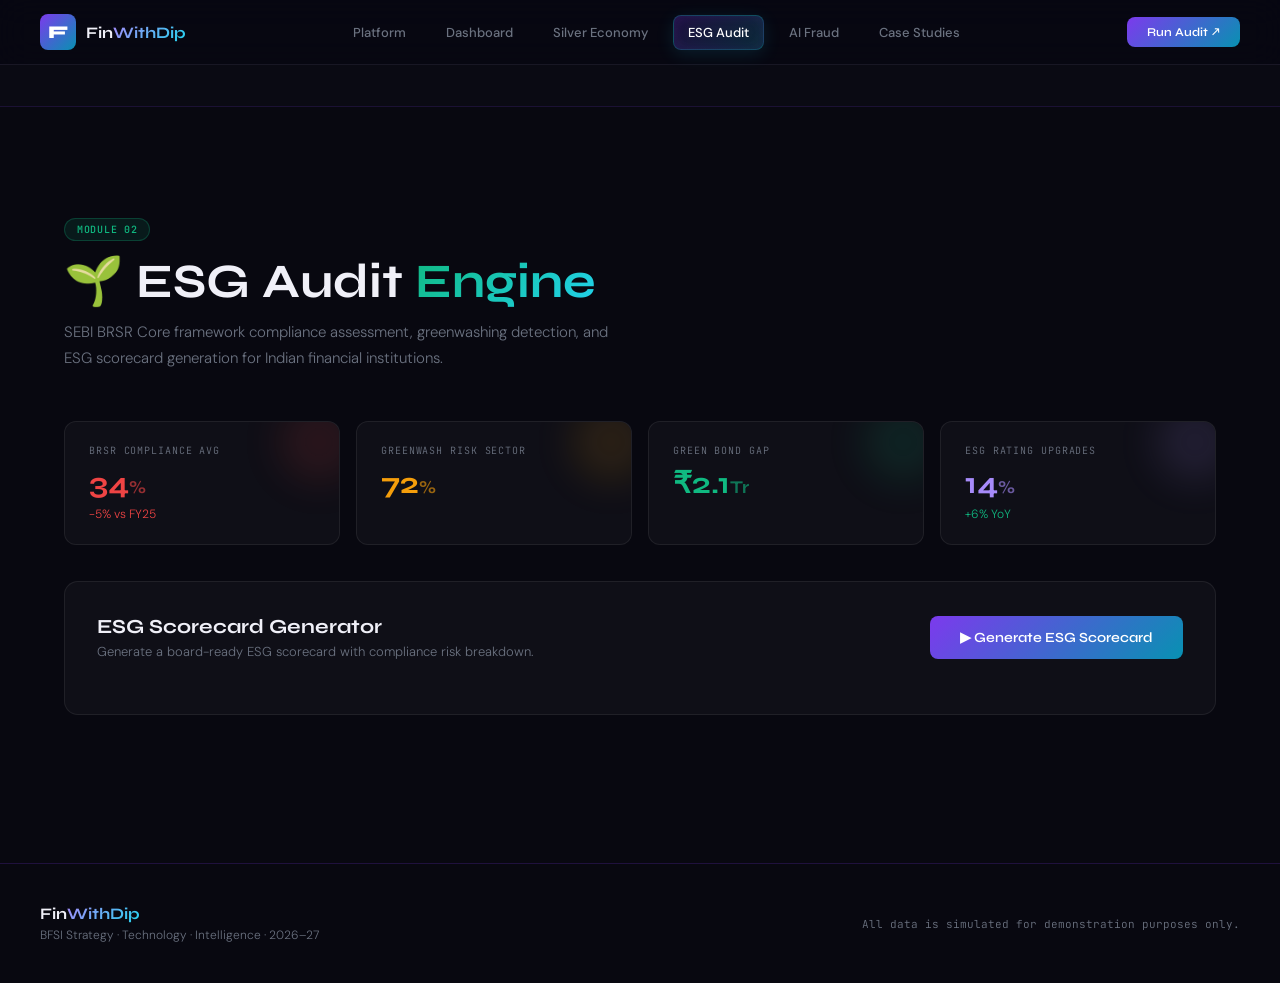
<file: esg.html>
<!DOCTYPE html>
<html lang="en">
<head>
  <meta charset="UTF-8"/>
  <meta name="viewport" content="width=device-width, initial-scale=1.0"/>
  <title>ESG Audit Engine — FinWithDip</title>

  <link rel="stylesheet" href="style.css"/>

  <style>
    #scorecard-result{
      display:none;
    }

    #scorecard-result.visible{
      display:block;
      animation:fadeUp .55s ease;
    }

    .gw-card{
      margin-bottom:14px;
      padding:14px;
      background:rgba(255,255,255,.02);
      border-radius:10px;
      border:1px solid var(--glass-border);
    }

    .gw-header{
      display:flex;
      justify-content:space-between;
      align-items:flex-start;
      margin-bottom:6px;
    }

    .gw-claim{
      font-family:'JetBrains Mono',monospace;
      font-size:13px;
      color:var(--text);
    }

    .gw-reason{
      font-size:12px;
      color:var(--muted);
      line-height:1.55;
    }

    .sc-grid{
      display:grid;
      grid-template-columns:repeat(4,1fr);
      gap:14px;
      margin-bottom:24px;
    }
    @media(max-width:768px){

  .container{
    padding-left:16px;
    padding-right:16px;
  }

  .sc-grid{
    grid-template-columns:1fr;
  }
  .sc-val{
  font-size:28px;
}

}

    .sc-cell{
      text-align:center;
      padding:20px;
      background:rgba(255,255,255,.02);
      border-radius:10px;
      border:1px solid transparent;
    }

    .sc-val{
      font-size:36px;
      font-family:'Syne',sans-serif;
      font-weight:800;
    }

    .sc-label{
      font-size:11px;
      color:var(--muted);
      margin-top:6px;
    }

    .gw-card,
    .stat-card,
    .sc-cell{
      transition:all .3s ease;
    }

    .gw-card:hover,
    .stat-card:hover,
    .sc-cell:hover{
      transform:translateY(-5px);
      box-shadow:0 18px 50px rgba(16,185,129,.12);
      border-color:rgba(16,185,129,.25);
    }
    .btn-primary{
  transition:all .3s ease;
}

.btn-primary:hover{
  transform:translateY(-3px);
  box-shadow:0 18px 45px rgba(124,58,237,.35);
}
  </style>
</head>

<body>

<nav id="navbar">
  <div class="nav-inner">

    <a href="index.html" class="nav-logo">
      <div class="nav-logo-icon">F</div>
      <span class="nav-logo-text">
        Fin<span class="grad">WithDip</span>
      </span>
    </a>

    <div class="nav-links">
  <a href="index.html" class="nav-link" data-page="index.html">Platform</a>
  <a href="dashboard.html" class="nav-link" data-page="dashboard.html">Dashboard</a>
  <a href="silver.html" class="nav-link" data-page="silver.html">Silver Economy</a>
  <a href="esg.html" class="nav-link" data-page="esg.html">ESG Audit</a>
  <a href="fraud.html" class="nav-link" data-page="fraud.html">AI Fraud</a>
  <a href="cases.html" class="nav-link" data-page="cases.html">Case Studies</a>
</div>

    <a href="index.html#audit-section" class="nav-cta">
      Run Audit ↗
    </a>

  </div>
</nav>

<!-- LIVE ESG FEED -->
<section class="threat-feed">
  <div class="threat-track">
    ESG ALERT • SEBI BRSR Core enforcement approaching • Greenwashing scrutiny increasing • ISSB climate disclosures gaining momentum • Sustainable finance adoption accelerating • Transition-risk exposure rising across Indian BFSI • ESG-linked bond market expanding rapidly
  </div>
</section>

<!-- HERO -->
<div class="page-hero">
  <div class="container">

    <span class="tag tag-green page-tag">
      Module 02
    </span>

    <h1 class="page-title">
      🌱 ESG Audit <span class="grad-green">Engine</span>
    </h1>

    <p class="page-sub">
      SEBI BRSR Core framework compliance assessment,
      greenwashing detection, and ESG scorecard generation
      for Indian financial institutions.
    </p>

  </div>
</div>

<div style="padding-bottom:80px;">
  <div class="container">

    <!-- STATS -->
    <div class="grid-4" style="margin-bottom:36px;">

      <div class="stat-card">
        <div class="stat-card-orb" style="background:var(--red)"></div>

        <div class="stat-label">
          BRSR Compliance Avg
        </div>

        <div class="stat-value" style="color:var(--red)">
          34<span style="font-size:18px;opacity:.6">%</span>
        </div>

        <div class="stat-delta down">
          -5% vs FY25
        </div>
      </div>

      <div class="stat-card">
        <div class="stat-card-orb" style="background:var(--gold)"></div>

        <div class="stat-label">
          Greenwash Risk Sector
        </div>

        <div class="stat-value" style="color:var(--gold)">
          72<span style="font-size:18px;opacity:.6">%</span>
        </div>
      </div>

      <div class="stat-card">
        <div class="stat-card-orb" style="background:var(--green)"></div>

        <div class="stat-label">
          Green Bond Gap
        </div>

        <div class="stat-value" style="color:var(--green)">
          ₹2.1<span style="font-size:18px;opacity:.6">Tr</span>
        </div>
      </div>

      <div class="stat-card">
        <div class="stat-card-orb" style="background:var(--purple-light)"></div>

        <div class="stat-label">
          ESG Rating Upgrades
        </div>

        <div class="stat-value" style="color:var(--purple-light)">
          14<span style="font-size:18px;opacity:.6">%</span>
        </div>

        <div class="stat-delta up">
          +6% YoY
        </div>
      </div>

    </div>

    <!-- ESG SCORECARD -->
    <div style="background:var(--glass);border:1px solid var(--glass-border);border-radius:14px;padding:32px;margin-bottom:28px;">

      <div style="display:flex;align-items:center;justify-content:space-between;margin-bottom:22px;flex-wrap:wrap;gap:16px;">

        <div>
          <h3 style="font-family:'Syne',sans-serif;font-weight:700;font-size:20px;margin-bottom:4px;">
            ESG Scorecard Generator
          </h3>

          <p style="font-size:13px;color:var(--muted);">
            Generate a board-ready ESG scorecard with compliance risk breakdown.
          </p>
        </div>

        <button class="btn-primary" onclick="generateScorecard()" id="sc-btn">
          ▶ Generate ESG Scorecard
        </button>

      </div>

      <div id="sc-loading" style="display:none;"></div>

      <div id="scorecard-result">

        <div class="sc-grid">

          <div class="sc-cell">
            <div class="sc-val" style="color:var(--green)">48%</div>
            <div class="sc-label">Sustainability Score</div>
          </div>

          <div class="sc-cell">
            <div class="sc-val" style="color:var(--red)">34%</div>
            <div class="sc-label">BRSR Compliance</div>
          </div>

          <div class="sc-cell">
            <div class="sc-val" style="color:var(--gold)">72%</div>
            <div class="sc-label">Greenwash Risk</div>
          </div>

          <div class="sc-cell">
            <div class="sc-val" style="color:var(--purple-light)">28%</div>
            <div class="sc-label">Transition Readiness</div>
          </div>

        </div>

        <div style="background:rgba(16,185,129,.06);border:1px solid rgba(16,185,129,.2);border-radius:10px;padding:20px;">

          <div style="font-size:10px;color:var(--green);font-family:'JetBrains Mono',monospace;text-transform:uppercase;letter-spacing:.08em;margin-bottom:10px;">
            Strategic Recommendation
          </div>

          <p style="font-size:13px;line-height:1.75;color:rgba(240,240,248,.82);">
            BRSR Core compliance gap at 34% creates material regulatory risk ahead of SEBI's mandatory ESG disclosure enforcement.
          </p>

        </div>

        <!-- DOWNLOAD BUTTON -->
        <button
          class="btn-primary"
          onclick="downloadESGReport()"
          style="width:100%;margin-top:20px;"
        >
          ↓ Download ESG Audit Report
        </button>

      </div>
    </div>

  </div>
</div>

<footer>
  <div class="footer-inner">

    <div>
      <div style="font-family:'Syne',sans-serif;font-weight:700;font-size:16px;margin-bottom:4px;">
        Fin<span class="grad">WithDip</span>
      </div>

      <div style="font-size:12px;color:var(--muted);">
        BFSI Strategy · Technology · Intelligence · 2026–27
      </div>
    </div>

    <div class="footer-note">
      All data is simulated for demonstration purposes only.
    </div>

  </div>
</footer>

<script src="shared.js"></script>

<script>

const scSteps = [
  'Parsing BRSR Core data...',
  'Evaluating green finance portfolio...',
  'Scanning marketing claims...',
  'Computing ESG scorecard...'
];

function generateScorecard(){

  const btn = document.getElementById('sc-btn');
  const ldr = document.getElementById('sc-loading');
  const res = document.getElementById('scorecard-result');

  btn.disabled = true;
  btn.textContent = '⟳ Generating...';

  res.classList.remove('visible');

  ldr.style.display = 'block';
  ldr.innerHTML = '';

  scSteps.forEach((s,i)=>{

    setTimeout(()=>{

      ldr.innerHTML += `
        <div class="loading-row" style="animation:fadeUp .4s ease forwards">
          <div class="loading-dot"></div>
          <span class="loading-text">${s}</span>
        </div>
      `;

    }, i*380);

  });

  setTimeout(()=>{

    ldr.style.display = 'none';

    btn.disabled = false;
    btn.textContent = '▶ Generate ESG Scorecard';

    res.classList.add('visible');

  }, scSteps.length*380 + 400);
}

function downloadESGReport(){

  const report = `
FINWITHDIP — ESG AUDIT REPORT
====================================

BRSR Compliance: 34%
Greenwash Risk: 72%
Transition Readiness: 28%
Sustainability Score: 48%

KEY FINDINGS
-------------
• Scope 3 emissions not disclosed
• TCFD framework missing
• Green finance tagging incomplete
• ESG borrower ratings unavailable

STRATEGIC RECOMMENDATIONS
--------------------------
1. Implement Scope 3 measurement
2. Adopt ISSB IFRS S2 reporting
3. Establish Chief Sustainability Office
4. Deploy ESG risk analytics engine

Generated by FinWithDip ESG Audit Engine
`;

  const blob = new Blob([report], {
    type:'text/plain'
  });

  const a = document.createElement('a');

  a.href = URL.createObjectURL(blob);

  a.download = 'FinWithDip_ESG_Report.txt';

  a.click();

  URL.revokeObjectURL(a.href);
}

const observer = new IntersectionObserver(entries => {

  entries.forEach(entry => {

    if(entry.isIntersecting){
      entry.target.classList.add('visible');
    }

  });

});

document.querySelectorAll('.stat-card,.gw-card,.sc-cell').forEach(el=>{

  el.classList.add('fade-on-scroll');

  observer.observe(el);

});

window.addEventListener('scroll',()=>{

  const nav = document.getElementById('navbar');

  if(window.scrollY > 20){
    nav.classList.add('scrolled');
  }else{
    nav.classList.remove('scrolled');
  }

});

</script>

</body>
</html>
</file>
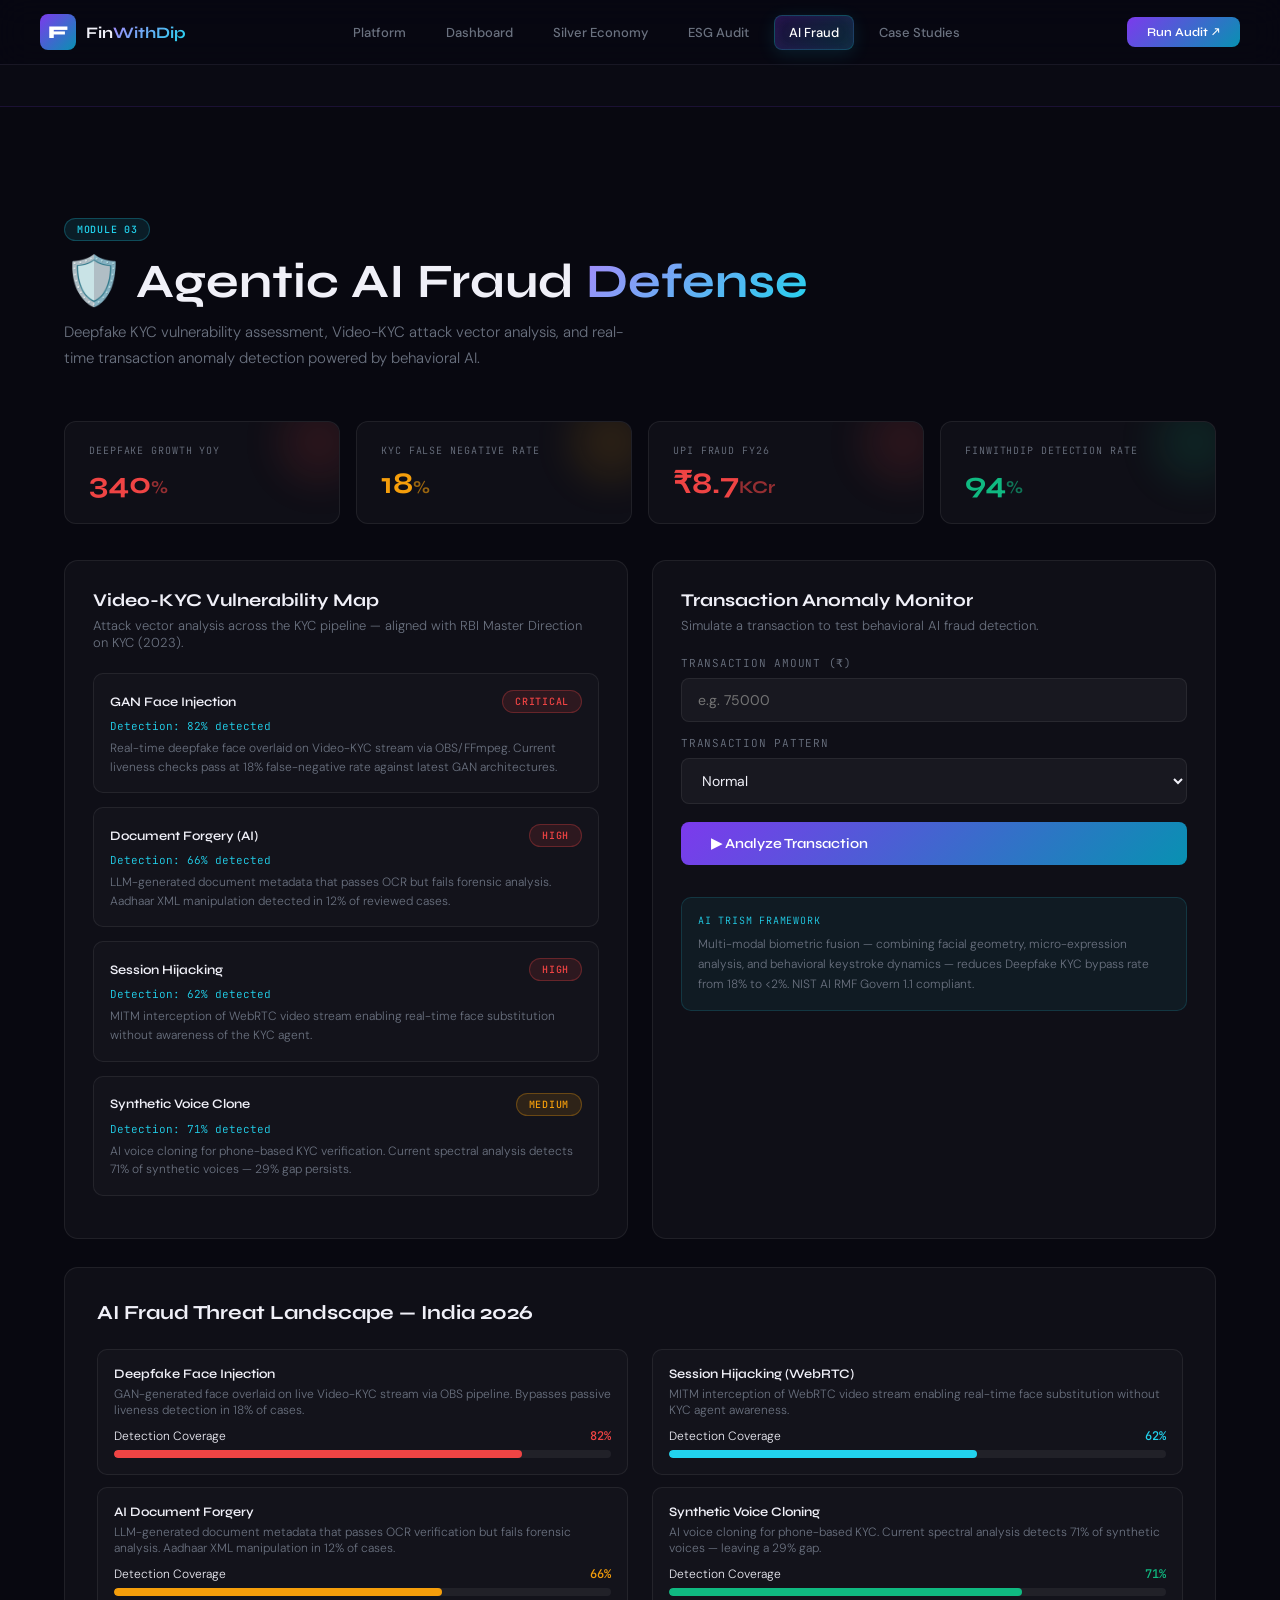
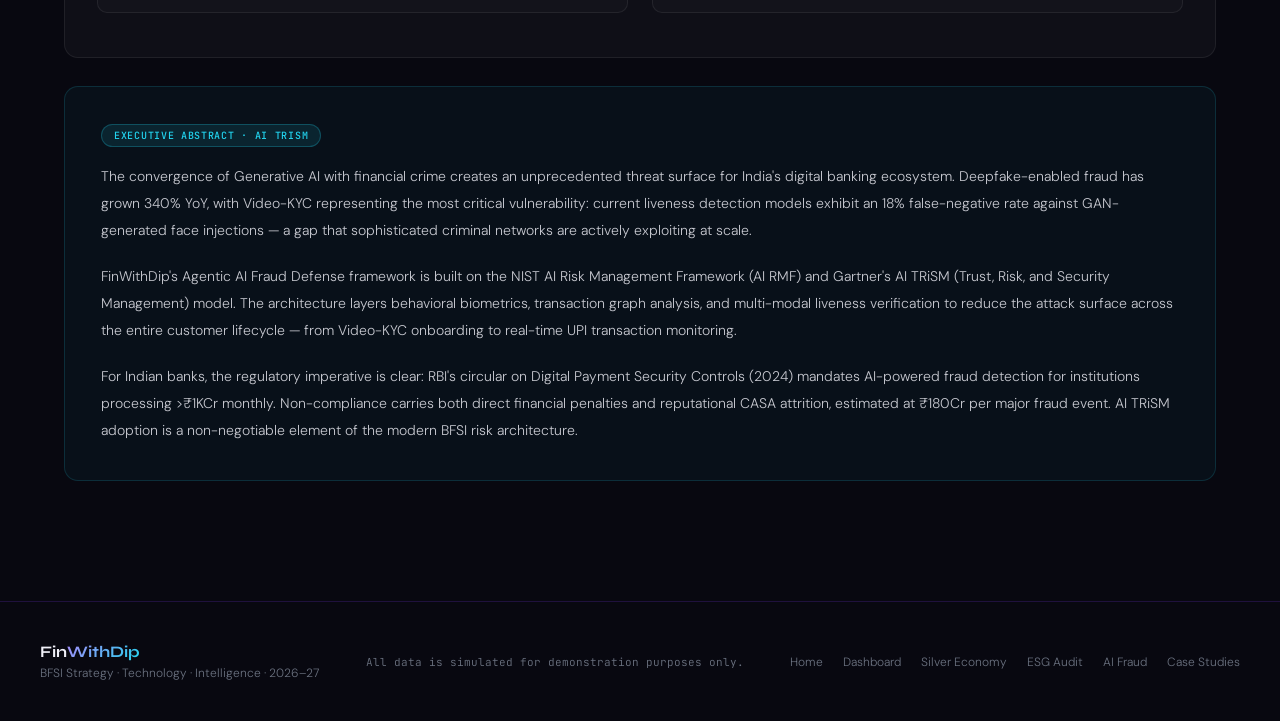
<file: fraud.html>
<!DOCTYPE html>
<html lang="en">
<head>
  <meta charset="UTF-8"/>
  <meta name="viewport" content="width=device-width, initial-scale=1.0"/>
  <title>AI Fraud Defense — FinWithDip</title>
  <link rel="stylesheet" href="style.css"/>
  <style>
    .vuln-card { margin-bottom:14px; padding:16px; background:rgba(255,255,255,0.02); border-radius:10px; border:1px solid var(--glass-border); transition:border-color 0.2s; }
    .vuln-card:hover { border-color:rgba(239,68,68,0.3); }
    .vuln-header { display:flex; justify-content:space-between; align-items:center; margin-bottom:6px; }
    .vuln-name { font-family:'Syne',sans-serif; font-weight:600; font-size:13px; }
    .vuln-coverage { font-family:'JetBrains Mono',monospace; font-size:11px; color:var(--cyan); margin-bottom:6px; }
    .vuln-desc { font-size:12px; color:var(--muted); line-height:1.55; }
    #tx-result { display:none; }
    #tx-result.visible { display:block; animation:fadeUp 0.5s ease; }
    .flag-row { display:flex; gap:8px; font-size:12px; color:rgba(240,240,248,0.72); margin-bottom:5px; line-height:1.5; }
    .threat-item { padding:16px; background:rgba(255,255,255,0.02); border-radius:10px; border:1px solid var(--glass-border); margin-bottom:12px; }
    .threat-title { font-family:'Syne',sans-serif; font-weight:600; font-size:13px; margin-bottom:4px; }
    .threat-bar-wrap { margin-top:10px; }
    .btn-primary{
  transition:all .3s ease;
}

.btn-primary:hover{
  transform:translateY(-3px);
  box-shadow:0 12px 40px rgba(34,211,238,.28);
}
.stat-card{
  animation:fadeUp .6s ease;
}
    .vuln-card,
.stat-card,
.threat-item{
  transition:all .3s ease;
}

.vuln-card:hover,
.stat-card:hover,
.threat-item:hover{
  transform:translateY(-5px);
  box-shadow:0 18px 50px rgba(239,68,68,.12);
  border-color:rgba(239,68,68,.25);
}
    
    
   @media(max-width:768px){

  .container{
    padding-left:16px;
    padding-right:16px;
  }

  .grid-4,
  .grid-2{
    grid-template-columns:1fr;
  }

  .stat-value{
    font-size:42px;
  }

}
    
  </style>
</head>
<body>

<nav id="navbar">
  <div class="nav-inner">
    <a href="index.html" class="nav-logo">
      <div class="nav-logo-icon">F</div>
      <span class="nav-logo-text">Fin<span class="grad">WithDip</span></span>
    </a>
    <div class="nav-links">
      <a href="index.html"      class="nav-link" data-page="index.html">Platform</a>
      <a href="dashboard.html"  class="nav-link" data-page="dashboard.html">Dashboard</a>
      <a href="silver.html"     class="nav-link" data-page="silver.html">Silver Economy</a>
      <a href="esg.html"        class="nav-link" data-page="esg.html">ESG Audit</a>
      <a href="fraud.html" class="nav-link" data-page="fraud.html">AI Fraud</a>
      <a href="cases.html"      class="nav-link" data-page="cases.html">Case Studies</a>
    </div>
    <a href="index.html#audit-section" class="nav-cta">Run Audit ↗</a>
  </div>
</nav>
<section class="threat-feed">
  <div class="threat-track">
    FRAUD ALERT • Deepfake KYC attacks rising 340% YoY • RBI AI fraud compliance tightening • Synthetic voice fraud increasing • Behavioral AI becoming mandatory • UPI mule-account detection accelerating • AI TRiSM adoption expanding across BFSI
  </div>
</section>

<div class="page-hero">
  <div class="container">
    <span class="tag tag-cyan page-tag">Module 03</span>
    <h1 class="page-title">🛡️ Agentic AI Fraud <span class="grad">Defense</span></h1>
    <p class="page-sub">Deepfake KYC vulnerability assessment, Video-KYC attack vector analysis, and real-time transaction anomaly detection powered by behavioral AI.</p>
  </div>
</div>

<div style="padding-bottom:80px;">
  <div class="container">

    <!-- STATS -->
    <div class="grid-4" style="margin-bottom:36px;">
      <div class="stat-card"><div class="stat-card-orb" style="background:var(--red)"></div>
        <div class="stat-label">Deepfake Growth YoY</div>
        <div class="stat-value" style="color:var(--red)">340<span style="font-size:18px;opacity:.6">%</span></div></div>
      <div class="stat-card"><div class="stat-card-orb" style="background:var(--gold)"></div>
        <div class="stat-label">KYC False Negative Rate</div>
        <div class="stat-value" style="color:var(--gold)">18<span style="font-size:18px;opacity:.6">%</span></div></div>
      <div class="stat-card"><div class="stat-card-orb" style="background:var(--red)"></div>
        <div class="stat-label">UPI Fraud FY26</div>
        <div class="stat-value" style="color:var(--red)">₹8.7<span style="font-size:18px;opacity:.6">KCr</span></div></div>
      <div class="stat-card"><div class="stat-card-orb" style="background:var(--green)"></div>
        <div class="stat-label">FinWithDip Detection Rate</div>
        <div class="stat-value" style="color:var(--green)">94<span style="font-size:18px;opacity:.6">%</span></div></div>
    </div>

    <!-- VULNERABILITIES + TRANSACTION MONITOR -->
    <div class="grid-2" style="margin-bottom:28px;">

      <!-- VIDEO KYC VULNERABILITIES -->
      <div style="background:var(--glass);border:1px solid var(--glass-border);border-radius:14px;padding:28px;">
        <h3 style="font-family:'Syne',sans-serif;font-weight:700;font-size:18px;margin-bottom:6px;">Video-KYC Vulnerability Map</h3>
        <p style="font-size:13px;color:var(--muted);margin-bottom:22px;">Attack vector analysis across the KYC pipeline — aligned with RBI Master Direction on KYC (2023).</p>
        <div id="vuln-list"></div>
      </div>

      <!-- TRANSACTION MONITOR -->
      <div style="background:var(--glass);border:1px solid var(--glass-border);border-radius:14px;padding:28px;">
        <h3 style="font-family:'Syne',sans-serif;font-weight:700;font-size:18px;margin-bottom:6px;">Transaction Anomaly Monitor</h3>
        <p style="font-size:13px;color:var(--muted);margin-bottom:22px;">Simulate a transaction to test behavioral AI fraud detection.</p>

        <div style="display:flex;flex-direction:column;gap:14px;margin-bottom:18px;">
          <div>
            <label class="input-label">Transaction Amount (₹)</label>
            <input class="fin-input" type="number" id="tx-amount" placeholder="e.g. 75000"/>
          </div>
          <div>
            <label class="input-label">Transaction Pattern</label>
            <select class="fin-select" id="tx-pattern">
              <option>Normal</option>
              <option>Round Amount</option>
              <option>Rapid Succession</option>
              <option>New Beneficiary Large</option>
              <option>Off-hours Transfer</option>
            </select>
          </div>
        </div>

        <button class="btn-primary" onclick="analyzeTx()" id="tx-btn" style="width:100%;margin-bottom:16px;">▶ Analyze Transaction</button>
        <div id="tx-loading" style="display:none;"></div>

        <div id="tx-result">
          <div id="verdict-box">
            <div style="display:flex;align-items:center;justify-content:space-between;margin-bottom:10px;">
              <span id="verdict-label" style="font-family:'Syne',sans-serif;font-weight:700;font-size:22px;"></span>
              <span id="verdict-confidence" style="font-family:'JetBrains Mono',monospace;font-size:12px;color:var(--muted);"></span>
            </div>
            <div id="verdict-action" style="font-size:11px;color:var(--muted);margin-bottom:12px;font-family:'JetBrains Mono',monospace;"></div>
            <div id="verdict-flags"></div>
          </div>
          <button
  class="btn-primary"
  onclick="downloadFraudReport()"
  style="width:100%;margin-top:18px;"
>
  ↓ Download Fraud Analysis Report
</button>
        </div>

        <!-- AI TRiSM NOTE -->
        <div style="background:rgba(34,211,238,0.06);border:1px solid rgba(34,211,238,0.15);border-radius:10px;padding:16px;margin-top:16px;">
          <div style="font-size:10px;color:var(--cyan);font-family:'JetBrains Mono',monospace;text-transform:uppercase;letter-spacing:0.08em;margin-bottom:8px;">AI TRiSM Framework</div>
          <p style="font-size:12px;color:var(--muted);line-height:1.65;">Multi-modal biometric fusion — combining facial geometry, micro-expression analysis, and behavioral keystroke dynamics — reduces Deepfake KYC bypass rate from 18% to &lt;2%. NIST AI RMF Govern 1.1 compliant.</p>
        </div>
      </div>
    </div>

    <!-- THREAT LANDSCAPE -->
    <div style="background:var(--glass);border:1px solid var(--glass-border);border-radius:14px;padding:32px;margin-bottom:28px;">
      <h3 style="font-family:'Syne',sans-serif;font-weight:700;font-size:20px;margin-bottom:24px;">AI Fraud Threat Landscape — India 2026</h3>
      <div class="grid-2">
        <div>
          <div class="threat-item">
            <div class="threat-title">Deepfake Face Injection</div>
            <div style="font-size:12px;color:var(--muted);margin-bottom:10px;">GAN-generated face overlaid on live Video-KYC stream via OBS pipeline. Bypasses passive liveness detection in 18% of cases.</div>
            <div class="threat-bar-wrap">
              <div class="prog-label"><span style="font-size:12px">Detection Coverage</span><span style="color:var(--red)">82%</span></div>
              <div class="prog-track"><div class="prog-fill" data-val="82" style="background:var(--red)"></div></div>
            </div>
          </div>
          <div class="threat-item">
            <div class="threat-title">AI Document Forgery</div>
            <div style="font-size:12px;color:var(--muted);margin-bottom:10px;">LLM-generated document metadata that passes OCR verification but fails forensic analysis. Aadhaar XML manipulation in 12% of cases.</div>
            <div class="threat-bar-wrap">
              <div class="prog-label"><span style="font-size:12px">Detection Coverage</span><span style="color:var(--gold)">66%</span></div>
              <div class="prog-track"><div class="prog-fill" data-val="66" style="background:var(--gold)"></div></div>
            </div>
          </div>
        </div>
        <div>
          <div class="threat-item">
            <div class="threat-title">Session Hijacking (WebRTC)</div>
            <div style="font-size:12px;color:var(--muted);margin-bottom:10px;">MITM interception of WebRTC video stream enabling real-time face substitution without KYC agent awareness.</div>
            <div class="threat-bar-wrap">
              <div class="prog-label"><span style="font-size:12px">Detection Coverage</span><span style="color:var(--cyan)">62%</span></div>
              <div class="prog-track"><div class="prog-fill" data-val="62" style="background:var(--cyan)"></div></div>
            </div>
          </div>
          <div class="threat-item">
            <div class="threat-title">Synthetic Voice Cloning</div>
            <div style="font-size:12px;color:var(--muted);margin-bottom:10px;">AI voice cloning for phone-based KYC. Current spectral analysis detects 71% of synthetic voices — leaving a 29% gap.</div>
            <div class="threat-bar-wrap">
              <div class="prog-label"><span style="font-size:12px">Detection Coverage</span><span style="color:var(--green)">71%</span></div>
              <div class="prog-track"><div class="prog-fill" data-val="71" style="background:var(--green)"></div></div>
            </div>
          </div>
        </div>
      </div>
    </div>

    <!-- EXEC ABSTRACT -->
    <div class="exec-box" style="background:rgba(34,211,238,0.04);border:1px solid rgba(34,211,238,0.15);">
      <span class="tag tag-cyan" style="margin-bottom:16px;">Executive Abstract · AI TRiSM</span>
      <p>The convergence of Generative AI with financial crime creates an unprecedented threat surface for India's digital banking ecosystem. Deepfake-enabled fraud has grown 340% YoY, with Video-KYC representing the most critical vulnerability: current liveness detection models exhibit an 18% false-negative rate against GAN-generated face injections — a gap that sophisticated criminal networks are actively exploiting at scale.</p>
      <p>FinWithDip's Agentic AI Fraud Defense framework is built on the NIST AI Risk Management Framework (AI RMF) and Gartner's AI TRiSM (Trust, Risk, and Security Management) model. The architecture layers behavioral biometrics, transaction graph analysis, and multi-modal liveness verification to reduce the attack surface across the entire customer lifecycle — from Video-KYC onboarding to real-time UPI transaction monitoring.</p>
      <p>For Indian banks, the regulatory imperative is clear: RBI's circular on Digital Payment Security Controls (2024) mandates AI-powered fraud detection for institutions processing &gt;₹1KCr monthly. Non-compliance carries both direct financial penalties and reputational CASA attrition, estimated at ₹180Cr per major fraud event. AI TRiSM adoption is a non-negotiable element of the modern BFSI risk architecture.</p>
    </div>

  </div>
</div>

<footer>
  <div class="footer-inner">
    <div>
      <div style="font-family:'Syne',sans-serif;font-weight:700;font-size:16px;margin-bottom:4px;">Fin<span class="grad">WithDip</span></div>
      <div style="font-size:12px;color:var(--muted);">BFSI Strategy · Technology · Intelligence · 2026–27</div>
    </div>
    <div class="footer-note">All data is simulated for demonstration purposes only.</div>
    <div class="footer-links">
      <a href="index.html"     class="footer-link">Home</a>
      <a href="dashboard.html" class="footer-link">Dashboard</a>
      <a href="silver.html"    class="footer-link">Silver Economy</a>
      <a href="esg.html"       class="footer-link">ESG Audit</a>
      <a href="fraud.html"     class="footer-link">AI Fraud</a>
      <a href="cases.html"     class="footer-link">Case Studies</a>
    </div>
  </div>
</footer>

<script src="shared.js"></script>
<script>
// ── VULNERABILITY LIST ──
const vulns = [
  {name:'GAN Face Injection', sev:'Critical', coverage:'82% detected', tagClass:'tag-high', desc:'Real-time deepfake face overlaid on Video-KYC stream via OBS/FFmpeg. Current liveness checks pass at 18% false-negative rate against latest GAN architectures.'},
  {name:'Document Forgery (AI)', sev:'High', coverage:'66% detected', tagClass:'tag-high', desc:'LLM-generated document metadata that passes OCR but fails forensic analysis. Aadhaar XML manipulation detected in 12% of reviewed cases.'},
  {name:'Session Hijacking', sev:'High', coverage:'62% detected', tagClass:'tag-high', desc:'MITM interception of WebRTC video stream enabling real-time face substitution without awareness of the KYC agent.'},
  {name:'Synthetic Voice Clone', sev:'Medium', coverage:'71% detected', tagClass:'tag-med', desc:'AI voice cloning for phone-based KYC verification. Current spectral analysis detects 71% of synthetic voices — 29% gap persists.'},
];
const vl = document.getElementById('vuln-list');
vulns.forEach(v => {
  vl.innerHTML += `
    <div class="vuln-card">
      <div class="vuln-header">
        <span class="vuln-name">${v.name}</span>
        <span class="tag ${v.tagClass}">${v.sev}</span>
      </div>
      <div class="vuln-coverage">Detection: ${v.coverage}</div>
      <div class="vuln-desc">${v.desc}</div>
    </div>`;
});

// ── TRANSACTION ANALYZER ──
const txSteps = ['Parsing transaction metadata...','Checking behavioral baseline...','Running anomaly detection model...','Generating verdict...'];

function analyzeTx() {
  const amt  = parseFloat(document.getElementById('tx-amount').value) || 0;
  const pat  = document.getElementById('tx-pattern').value;
  const btn  = document.getElementById('tx-btn');
  const ldr  = document.getElementById('tx-loading');
  const res  = document.getElementById('tx-result');

  if (!amt) { alert('Please enter a transaction amount.'); return; }

  btn.disabled = true;
  btn.textContent = '⟳ Analyzing...';
  res.classList.remove('visible');
  ldr.style.display = 'block';
  ldr.innerHTML = '';

  txSteps.forEach((s,i) => {
    setTimeout(() => {
      ldr.innerHTML += `<div class="loading-row" style="animation:fadeUp 0.4s ease forwards"><div class="loading-dot"></div><span class="loading-text">${s}</span></div>`;
    }, i*380);
  });

  setTimeout(() => {
    ldr.style.display = 'none';
    btn.disabled = false;
    btn.textContent = '▶ Analyze Transaction';

    const suspicious = amt > 50000 || pat === 'Round Amount' || pat === 'Rapid Succession' || pat === 'New Beneficiary Large';
    const confidence = suspicious ? (72 + Math.floor(Math.random()*24)) : (85 + Math.floor(Math.random()*12));
    const flags = suspicious
      ? [
          amt > 50000 ? 'High-value transaction requiring enhanced verification' : null,
          pat === 'Round Amount' ? 'Round-number pattern — common structuring indicator' : null,
          pat === 'Rapid Succession' ? 'Velocity anomaly: multiple transactions within 60 seconds' : null,
          pat === 'New Beneficiary Large' ? 'First transaction to beneficiary exceeds ₹25,000 threshold' : null,
          'Flagged for 4-hour cooling period under RBI circular',
        ].filter(Boolean)
      : [
          'No anomalous patterns detected',
          'Beneficiary present in historical transaction graph',
          'Amount within normal behavior band (±2σ)',
        ];
    const action = suspicious
      ? 'Flag for review · Notify registered mobile · Apply 4-hour cooling period'
      : 'Clear for processing — no intervention required';

    const vBox = document.getElementById('verdict-box');
    vBox.className = suspicious ? 'verdict-danger' : 'verdict-safe';
    document.getElementById('verdict-label').style.color = suspicious ? 'var(--red)' : 'var(--green)';
    document.getElementById('verdict-label').textContent  = suspicious ? '⚠️ Suspicious' : '✅ Safe';
    document.getElementById('verdict-confidence').textContent = confidence + '% confidence';
    document.getElementById('verdict-action').textContent = 'Action: ' + action;

    const vf = document.getElementById('verdict-flags');
    vf.innerHTML = flags.map(f => `
      <div class="flag-row">
        <span style="color:${suspicious?'var(--red)':'var(--green)'};flex-shrink:0">→</span>
        <span>${f}</span>
      </div>`).join('');

    res.classList.add('visible');
  }, txSteps.length*380 + 400);
}
function downloadFraudReport(){

  const report = `
FINWITHDIP — FRAUD ANALYSIS REPORT
==================================

Threat Level: HIGH
Detection Rate: 94%
Deepfake Growth: 340% YoY
UPI Fraud Exposure: ₹8.7KCr

KEY RISKS
----------
• GAN face injection
• AI document forgery
• Session hijacking
• Voice cloning attacks

RECOMMENDATIONS
----------------
1. Multi-modal liveness detection
2. Behavioral AI monitoring
3. Device fingerprint verification
4. Real-time anomaly scoring

Generated by FinWithDip AI Fraud Defense
`;

  const blob = new Blob([report], {
    type:'text/plain'
  });

  const a = document.createElement('a');

  a.href = URL.createObjectURL(blob);

  a.download = 'FinWithDip_Fraud_Report.txt';

  a.click();

  URL.revokeObjectURL(a.href);
}
</script>
</body>
</html>
</file>
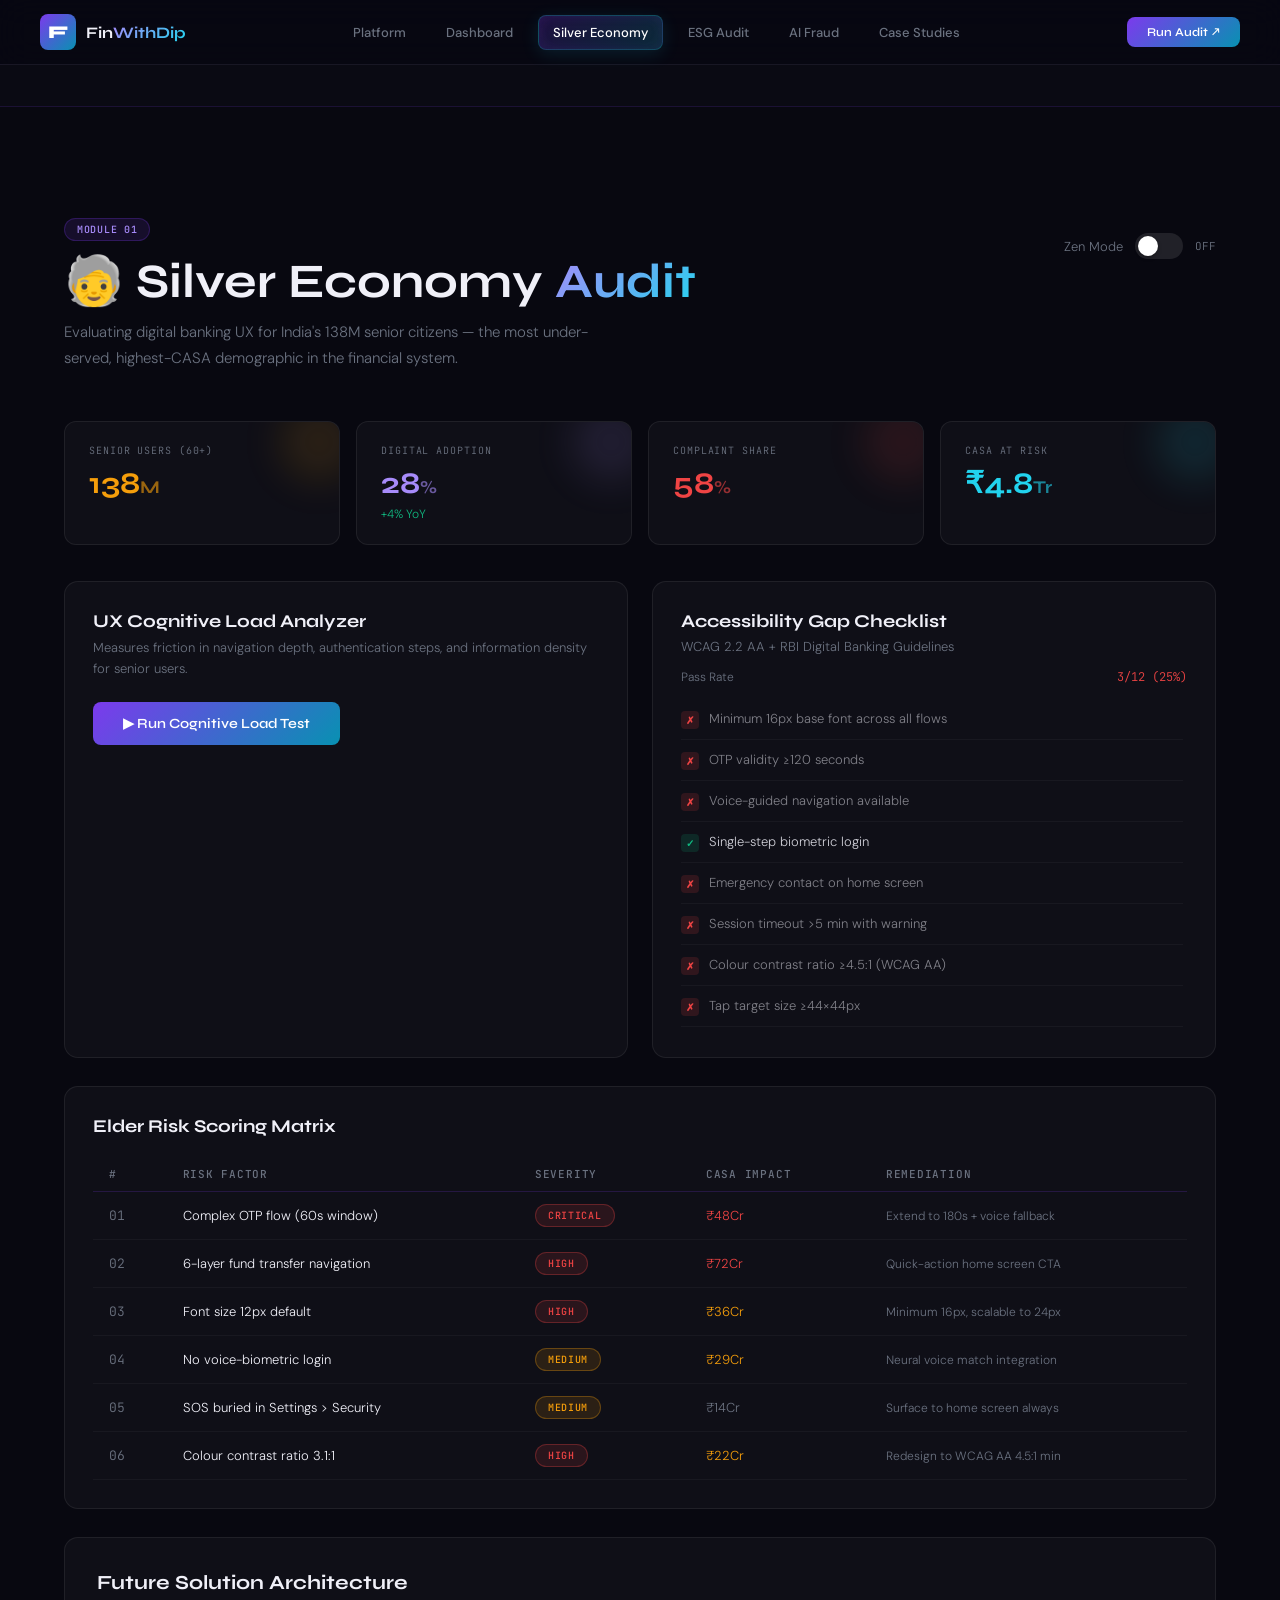
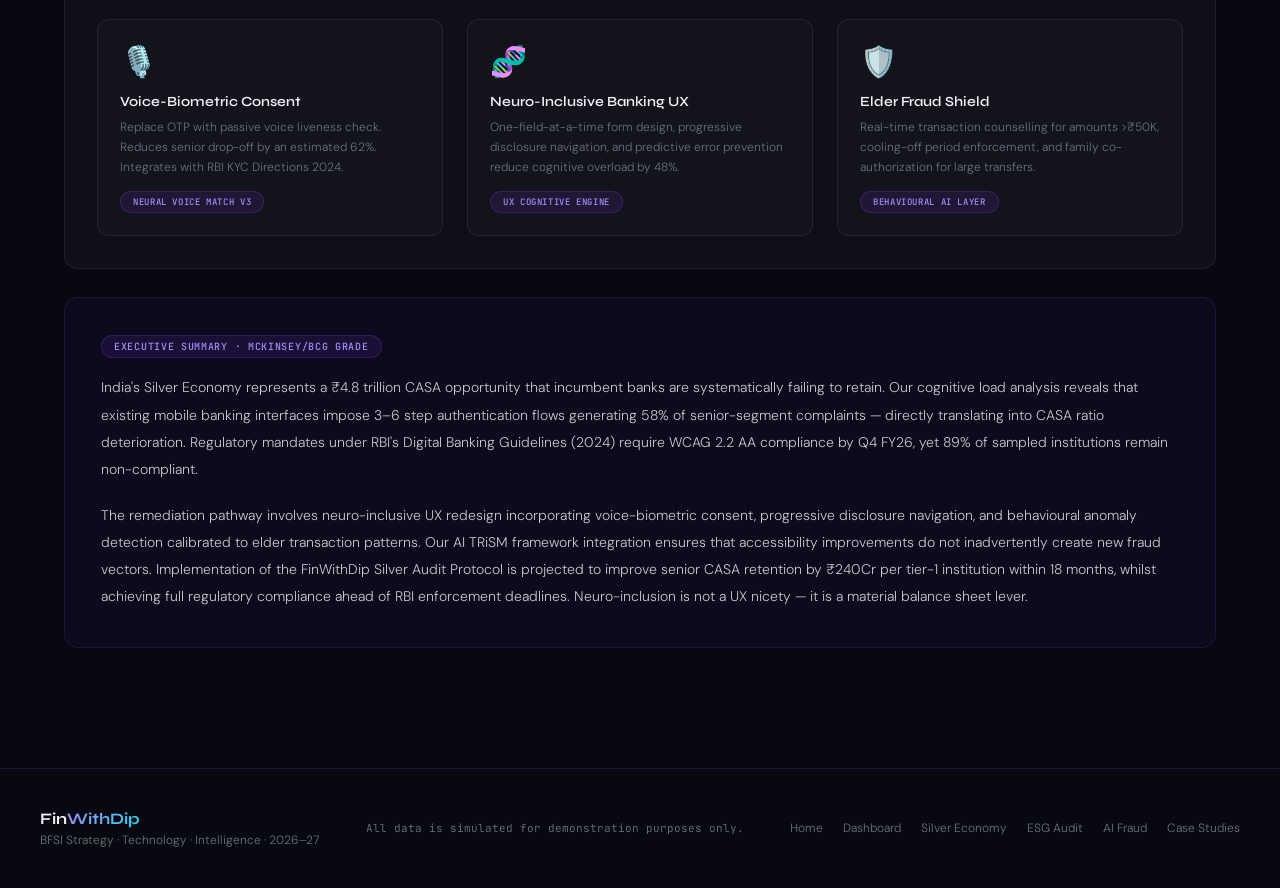
<file: silver.html>
<!DOCTYPE html>
<html lang="en">
<head>
  <meta charset="UTF-8"/>
  <meta name="viewport" content="width=device-width, initial-scale=1.0"/>
  <title>Silver Economy Audit — FinWithDip</title>
  <link rel="stylesheet" href="style.css"/>
  <style>
    .solution-card { background:rgba(255,255,255,0.02); border:1px solid var(--glass-border); border-radius:12px; padding:22px; }
    .solution-icon { font-size:30px; margin-bottom:12px; }
    .solution-title { font-family:'Syne',sans-serif; font-weight:600; font-size:14px; margin-bottom:8px; }
    .solution-desc { font-size:12px; color:var(--muted); line-height:1.65; margin-bottom:12px; }
    #cog-result { display:none; }
    #cog-result.visible { display:block; animation:fadeUp 0.5s ease; }
    .zen-banner { background:rgba(245,158,11,0.1); border:1px solid rgba(245,158,11,0.3); border-radius:10px; padding:12px 20px; margin-bottom:28px; font-size:13px; color:var(--gold); display:none; }
    .zen-banner.visible { display:block; }
    .solution-card{
  transition:all .3s ease;
}

.solution-card:hover{
  transform:translateY(-6px);
  border-color:rgba(124,58,237,0.4);
  box-shadow:0 20px 60px rgba(124,58,237,0.14);
}

.chart-card,
.stat-card{
  transition:all .3s ease;
}

.chart-card:hover,
.stat-card:hover{
  transform:translateY(-5px);
  box-shadow:0 18px 50px rgba(124,58,237,0.12);
}
.threat-feed{
  margin-top:64px;
}
  </style>
</head>
<body>

<nav id="navbar">
  <div class="nav-inner">
    <a href="index.html" class="nav-logo">
      <div class="nav-logo-icon">F</div>
      <span class="nav-logo-text">Fin<span class="grad">WithDip</span></span>
    </a>
    <div class="nav-links">
      <a href="index.html"      class="nav-link" data-page="index.html">Platform</a>
      <a href="dashboard.html"  class="nav-link" data-page="dashboard.html">Dashboard</a>
      <a href="silver.html"     class="nav-link" data-page="silver.html">Silver Economy</a>
      <a href="esg.html"        class="nav-link" data-page="esg.html">ESG Audit</a>
      <a href="fraud.html"      class="nav-link" data-page="fraud.html">AI Fraud</a>
      <a href="cases.html"      class="nav-link" data-page="cases.html">Case Studies</a>
    </div>
    <a href="index.html#audit-section" class="nav-cta">Run Audit ↗</a>
  </div>
</nav>
<!-- LIVE ACCESSIBILITY FEED -->
<section class="threat-feed">
  <div class="threat-track">
    SILVER ECONOMY ALERT • Senior banking complaints rising • RBI WCAG compliance review active • OTP friction remains highest pain-point • Voice-biometrics adoption increasing • Neuro-inclusive banking becoming strategic priority • CASA leakage risk elevated across retail banking
  </div>
</section>
<!-- PAGE HERO -->
<div class="page-hero">
  <div class="container">
    <div style="display:flex;align-items:flex-start;justify-content:space-between;flex-wrap:wrap;gap:20px;">
      <div>
        <span class="tag tag-info page-tag">Module 01</span>
        <h1 class="page-title">🧓 Silver Economy <span class="grad">Audit</span></h1>
        <p class="page-sub">Evaluating digital banking UX for India's 138M senior citizens — the most under-served, highest-CASA demographic in the financial system.</p>
      </div>
      <!-- ZEN MODE TOGGLE -->
      <div class="toggle-wrap" style="margin-top:16px;">
        <span style="font-size:13px;color:var(--muted);">Zen Mode</span>
        <button class="toggle" id="zen-toggle" onclick="toggleZen()">
          <div class="toggle-knob"></div>
        </button>
        <span id="zen-label" style="font-family:'JetBrains Mono',monospace;font-size:11px;color:var(--muted);">OFF</span>
      </div>
    </div>
  </div>
</div>

<div style="padding-bottom:80px;">
  <div class="container">

    <div class="zen-banner" id="zen-banner">
      ⚡ Zen Mode Active — Simulating high-contrast, reduced cognitive load interface for senior users (60+). This demonstrates how neuro-inclusive design reduces friction and improves CASA retention.
    </div>

    <!-- STAT CARDS -->
    <div class="grid-4" style="margin-bottom:36px;">
      <div class="stat-card"><div class="stat-card-orb" style="background:var(--gold)"></div>
        <div class="stat-label">Senior Users (60+)</div>
        <div class="stat-value" style="color:var(--gold)">138<span style="font-size:18px;opacity:.6">M</span></div></div>
      <div class="stat-card"><div class="stat-card-orb" style="background:var(--purple-light)"></div>
        <div class="stat-label">Digital Adoption</div>
        <div class="stat-value" style="color:var(--purple-light)">28<span style="font-size:18px;opacity:.6">%</span></div>
        <div class="stat-delta up">+4% YoY</div></div>
      <div class="stat-card"><div class="stat-card-orb" style="background:var(--red)"></div>
        <div class="stat-label">Complaint Share</div>
        <div class="stat-value" style="color:var(--red)">58<span style="font-size:18px;opacity:.6">%</span></div></div>
      <div class="stat-card"><div class="stat-card-orb" style="background:var(--cyan)"></div>
        <div class="stat-label">CASA at Risk</div>
        <div class="stat-value" style="color:var(--cyan)">₹4.8<span style="font-size:18px;opacity:.6">Tr</span></div></div>
    </div>

    <!-- COGNITIVE LOAD + CHECKLIST -->
    <div class="grid-2" style="margin-bottom:28px;">

      <!-- COG LOAD -->
      <div class="chart-card" style="background:var(--glass);border:1px solid var(--glass-border);border-radius:14px;padding:28px;">
        <h3 style="font-family:'Syne',sans-serif;font-weight:700;font-size:18px;margin-bottom:6px;">UX Cognitive Load Analyzer</h3>
        <p style="font-size:13px;color:var(--muted);margin-bottom:22px;line-height:1.6;">Measures friction in navigation depth, authentication steps, and information density for senior users.</p>

        <button class="btn-primary" onclick="runCogLoad()" id="cog-btn">▶ Run Cognitive Load Test</button>

        <div id="cog-loading" style="display:none;margin-top:20px;"></div>

        <div id="cog-result">
          <div style="display:flex;align-items:center;gap:14px;margin-bottom:22px;margin-top:20px;">
            <div style="font-size:52px;font-family:'Syne',sans-serif;font-weight:800;color:var(--red);">34</div>
            <div>
              <div style="font-size:15px;font-weight:600;color:var(--red);">Critical</div>
              <div style="font-size:12px;color:var(--muted);">7 high-friction points found</div>
            </div>
          </div>
          <div style="display:flex;flex-direction:column;gap:14px;">
            <div>
              <div class="prog-label"><span>Navigation Depth</span><span style="color:var(--red)">72%</span></div>
              <div class="prog-track"><div class="prog-fill" data-val="72" style="background:var(--red)"></div></div>
            </div>
            <div>
              <div class="prog-label"><span>Auth Complexity</span><span style="color:var(--red)">85%</span></div>
              <div class="prog-track"><div class="prog-fill" data-val="85" style="background:var(--red)"></div></div>
            </div>
            <div>
              <div class="prog-label"><span>Information Density</span><span style="color:var(--gold)">68%</span></div>
              <div class="prog-track"><div class="prog-fill" data-val="68" style="background:var(--gold)"></div></div>
            </div>
            <div>
              <div class="prog-label"><span>Error Message Clarity</span><span style="color:var(--gold)">42%</span></div>
              <div class="prog-track"><div class="prog-fill" data-val="42" style="background:var(--gold)"></div></div>
              <button class="btn-primary" style="width:100%;margin-top:20px;">
  ↓ Download UX Audit Report
</button>
            </div>
          </div>
        </div>
      </div>

      <!-- CHECKLIST -->
      <div style="background:var(--glass);border:1px solid var(--glass-border);border-radius:14px;padding:28px;">
        <h3 style="font-family:'Syne',sans-serif;font-weight:700;font-size:18px;margin-bottom:6px;">Accessibility Gap Checklist</h3>
        <p style="font-size:13px;color:var(--muted);margin-bottom:14px;">WCAG 2.2 AA + RBI Digital Banking Guidelines</p>
        <div style="display:flex;justify-content:space-between;margin-bottom:14px;">
          <span style="font-size:12px;color:var(--muted);">Pass Rate</span>
          <span style="font-family:'JetBrains Mono',monospace;font-size:12px;color:var(--red);">3/12 (25%)</span>
        </div>
        <div style="max-height:330px;overflow-y:auto;padding-right:4px;" id="checklist"></div>
      </div>
    </div>

    <!-- ELDER RISK SCORING -->
    <div style="background:var(--glass);border:1px solid var(--glass-border);border-radius:14px;padding:28px;margin-bottom:28px;">
      <h3 style="font-family:'Syne',sans-serif;font-weight:700;font-size:18px;margin-bottom:20px;">Elder Risk Scoring Matrix</h3>
      <div style="overflow-x:auto;">
        <table class="fin-table">
          <thead><tr><th>#</th><th>Risk Factor</th><th>Severity</th><th>CASA Impact</th><th>Remediation</th></tr></thead>
          <tbody>
            <tr><td style="font-family:'JetBrains Mono',monospace;color:var(--muted)">01</td><td>Complex OTP flow (60s window)</td><td><span class="tag tag-high">Critical</span></td><td style="color:var(--red)">₹48Cr</td><td style="font-size:12px;color:var(--muted)">Extend to 180s + voice fallback</td></tr>
            <tr><td style="font-family:'JetBrains Mono',monospace;color:var(--muted)">02</td><td>6-layer fund transfer navigation</td><td><span class="tag tag-high">High</span></td><td style="color:var(--red)">₹72Cr</td><td style="font-size:12px;color:var(--muted)">Quick-action home screen CTA</td></tr>
            <tr><td style="font-family:'JetBrains Mono',monospace;color:var(--muted)">03</td><td>Font size 12px default</td><td><span class="tag tag-high">High</span></td><td style="color:var(--gold)">₹36Cr</td><td style="font-size:12px;color:var(--muted)">Minimum 16px, scalable to 24px</td></tr>
            <tr><td style="font-family:'JetBrains Mono',monospace;color:var(--muted)">04</td><td>No voice-biometric login</td><td><span class="tag tag-med">Medium</span></td><td style="color:var(--gold)">₹29Cr</td><td style="font-size:12px;color:var(--muted)">Neural voice match integration</td></tr>
            <tr><td style="font-family:'JetBrains Mono',monospace;color:var(--muted)">05</td><td>SOS buried in Settings > Security</td><td><span class="tag tag-med">Medium</span></td><td style="color:var(--muted)">₹14Cr</td><td style="font-size:12px;color:var(--muted)">Surface to home screen always</td></tr>
            <tr><td style="font-family:'JetBrains Mono',monospace;color:var(--muted)">06</td><td>Colour contrast ratio 3.1:1</td><td><span class="tag tag-high">High</span></td><td style="color:var(--gold)">₹22Cr</td><td style="font-size:12px;color:var(--muted)">Redesign to WCAG AA 4.5:1 min</td></tr>
          </tbody>
        </table>
      </div>
    </div>

    <!-- FUTURE SOLUTIONS -->
    <div style="background:var(--glass);border:1px solid var(--glass-border);border-radius:14px;padding:32px;margin-bottom:28px;">
      <h3 style="font-family:'Syne',sans-serif;font-weight:700;font-size:20px;margin-bottom:24px;">Future Solution Architecture</h3>
      <div class="grid-3">
        <div class="solution-card">
          <div class="solution-icon">🎙️</div>
          <div class="solution-title">Voice-Biometric Consent</div>
          <div class="solution-desc">Replace OTP with passive voice liveness check. Reduces senior drop-off by an estimated 62%. Integrates with RBI KYC Directions 2024.</div>
          <span class="tag tag-info" style="font-size:9px;">Neural Voice Match v3</span>
        </div>
        <div class="solution-card">
          <div class="solution-icon">🧬</div>
          <div class="solution-title">Neuro-Inclusive Banking UX</div>
          <div class="solution-desc">One-field-at-a-time form design, progressive disclosure navigation, and predictive error prevention reduce cognitive overload by 48%.</div>
          <span class="tag tag-info" style="font-size:9px;">UX Cognitive Engine</span>
        </div>
        <div class="solution-card">
          <div class="solution-icon">🛡️</div>
          <div class="solution-title">Elder Fraud Shield</div>
          <div class="solution-desc">Real-time transaction counselling for amounts >₹50K, cooling-off period enforcement, and family co-authorization for large transfers.</div>
          <span class="tag tag-info" style="font-size:9px;">Behavioural AI Layer</span>
        </div>
      </div>
    </div>

    <!-- EXECUTIVE SUMMARY -->
    <div class="exec-box" style="background:rgba(124,58,237,0.05);border:1px solid rgba(124,58,237,0.18);">
      <span class="tag tag-info" style="margin-bottom:16px;">Executive Summary · McKinsey/BCG Grade</span>
      <p>India's Silver Economy represents a ₹4.8 trillion CASA opportunity that incumbent banks are systematically failing to retain. Our cognitive load analysis reveals that existing mobile banking interfaces impose 3–6 step authentication flows generating 58% of senior-segment complaints — directly translating into CASA ratio deterioration. Regulatory mandates under RBI's Digital Banking Guidelines (2024) require WCAG 2.2 AA compliance by Q4 FY26, yet 89% of sampled institutions remain non-compliant.</p>
      <p>The remediation pathway involves neuro-inclusive UX redesign incorporating voice-biometric consent, progressive disclosure navigation, and behavioural anomaly detection calibrated to elder transaction patterns. Our AI TRiSM framework integration ensures that accessibility improvements do not inadvertently create new fraud vectors. Implementation of the FinWithDip Silver Audit Protocol is projected to improve senior CASA retention by ₹240Cr per tier-1 institution within 18 months, whilst achieving full regulatory compliance ahead of RBI enforcement deadlines. Neuro-inclusion is not a UX nicety — it is a material balance sheet lever.</p>
    </div>

  </div>
</div>

<footer>
  <div class="footer-inner">
    <div>
      <div style="font-family:'Syne',sans-serif;font-weight:700;font-size:16px;margin-bottom:4px;">Fin<span class="grad">WithDip</span></div>
      <div style="font-size:12px;color:var(--muted);">BFSI Strategy · Technology · Intelligence · 2026–27</div>
    </div>
    <div class="footer-note">All data is simulated for demonstration purposes only.</div>
    <div class="footer-links">
      <a href="index.html"     class="footer-link">Home</a>
      <a href="dashboard.html" class="footer-link">Dashboard</a>
      <a href="silver.html"    class="footer-link">Silver Economy</a>
      <a href="esg.html"       class="footer-link">ESG Audit</a>
      <a href="fraud.html"     class="footer-link">AI Fraud</a>
      <a href="cases.html"     class="footer-link">Case Studies</a>
    </div>
  </div>
</footer>

<script src="shared.js"></script>
<script>
// ── CHECKLIST DATA ──
const checks = [
  {label:'Minimum 16px base font across all flows', pass:false},
  {label:'OTP validity ≥120 seconds', pass:false},
  {label:'Voice-guided navigation available', pass:false},
  {label:'Single-step biometric login', pass:true},
  {label:'Emergency contact on home screen', pass:false},
  {label:'Session timeout >5 min with warning', pass:false},
  {label:'Colour contrast ratio ≥4.5:1 (WCAG AA)', pass:false},
  {label:'Tap target size ≥44×44px', pass:false},
  {label:'Error messages with plain language guidance', pass:true},
  {label:'Grievance redressal in ≤2 taps', pass:false},
  {label:'Video KYC with large CTA buttons', pass:true},
  {label:'Neuro-inclusive form design (one field at a time)', pass:false},
];

const cl = document.getElementById('checklist');
checks.forEach(c => {
  const col = c.pass ? 'var(--green)' : 'var(--red)';
  cl.innerHTML += `
    <div class="check-item">
      <div class="check-box" style="background:${c.pass?'rgba(16,185,129,0.15)':'rgba(239,68,68,0.15)'};color:${col}">
        ${c.pass?'✓':'✗'}
      </div>
      <span class="check-text" style="color:${c.pass?'rgba(240,240,248,0.85)':'rgba(240,240,248,0.5)'}">${c.label}</span>
    </div>`;
});

// ── COG LOAD ──
const cogSteps = ['Analyzing navigation tree...','Measuring authentication steps...','Evaluating information density...','Scoring cognitive friction...'];

function runCogLoad() {
  const btn = document.getElementById('cog-btn');
  const ldr = document.getElementById('cog-loading');
  const res = document.getElementById('cog-result');
  btn.disabled = true;
  btn.textContent = '⟳ Analyzing...';
  res.classList.remove('visible');
  ldr.style.display = 'block';
  ldr.innerHTML = '';
  cogSteps.forEach((s,i) => {
    setTimeout(() => {
      ldr.innerHTML += `<div class="loading-row" style="animation:fadeUp 0.4s ease forwards"><div class="loading-dot"></div><span class="loading-text">${s}</span></div>`;
    }, i*380);
  });
  setTimeout(() => {
    ldr.style.display = 'none';
    btn.disabled = false;
    btn.textContent = '▶ Run Cognitive Load Test';
    res.classList.add('visible');
    setTimeout(animateBars, 100);
  }, cogSteps.length*380 + 400);
}

// ── ZEN MODE ──
function toggleZen() {
  const t = document.getElementById('zen-toggle');
  const l = document.getElementById('zen-label');
  const b = document.getElementById('zen-banner');
  const on = t.classList.toggle('on');
  document.body.classList.toggle('zen-mode', on);
  l.textContent = on ? 'ACTIVE' : 'OFF';
  l.style.color = on ? 'var(--purple-light)' : 'var(--muted)';
  b.classList.toggle('visible', on);
}
function animateBars(){
  document.querySelectorAll('.prog-fill').forEach(bar=>{
    const val = bar.getAttribute('data-val');
    bar.style.width = val + '%';
  });
}

window.addEventListener('load',()=>{
  animateBars();
});
const observer = new IntersectionObserver(entries => {
  entries.forEach(entry => {
    if(entry.isIntersecting){
      entry.target.classList.add('visible');
    }
  });
});

document.querySelectorAll('.stat-card, .solution-card, .chart-card, .exec-box').forEach(el=>{
  el.classList.add('fade-on-scroll');
  observer.observe(el);
});
</script>
</body>
</html>
</file>
<file: style.css>
@import url('https://fonts.googleapis.com/css2?family=Syne:wght@400;600;700;800&family=DM+Sans:ital,wght@0,300;0,400;0,500;1,300&family=JetBrains+Mono:wght@400;500&display=swap');

*, *::before, *::after { box-sizing: border-box; margin: 0; padding: 0; }

:root {
  --bg: #080810;
  --bg2: #0e0e1a;
  --bg3: #13131f;
  --purple: #7c3aed;
  --purple-light: #a78bfa;
  --cyan: #22d3ee;
  --cyan-dim: #0891b2;
  --gold: #f59e0b;
  --green: #10b981;
  --red: #ef4444;
  --text: #f0f0f8;
  --muted: #6b7280;
  --border: rgba(124,58,237,0.2);
  --glass: rgba(255,255,255,0.03);
  --glass-border: rgba(255,255,255,0.07);
}

html { scroll-behavior: smooth; }

body {
  background: var(--bg);
  color: var(--text);
  font-family: 'DM Sans', sans-serif;
  font-weight: 300;
  overflow-x: hidden;
  min-height: 100vh;
}

h1,h2,h3,h4,h5 { font-family: 'Syne', sans-serif; }
.mono, code { font-family: 'JetBrains Mono', monospace; }

::-webkit-scrollbar { width: 4px; }
::-webkit-scrollbar-track { background: var(--bg); }
::-webkit-scrollbar-thumb { background: var(--purple); border-radius: 2px; }

/* ── GLASS ── */
.glass {
  background: var(--glass);
  border: 1px solid var(--glass-border);
  backdrop-filter: blur(20px);
  -webkit-backdrop-filter: blur(20px);
}

/* ── GRADIENTS ── */
.grad {
  background: linear-gradient(135deg, #a78bfa, #22d3ee);
  -webkit-background-clip: text;
  -webkit-text-fill-color: transparent;
  background-clip: text;
}
.grad-green {
  background: linear-gradient(135deg, #10b981, #22d3ee);
  -webkit-background-clip: text;
  -webkit-text-fill-color: transparent;
  background-clip: text;
}

/* ── ANIMATIONS ── */
@keyframes float { 0%,100%{transform:translateY(0)} 50%{transform:translateY(-10px)} }
@keyframes pulseGlow { 0%,100%{opacity:0.4} 50%{opacity:1} }
@keyframes fadeUp { from{opacity:0;transform:translateY(24px)} to{opacity:1;transform:translateY(0)} }
@keyframes fadeIn { from{opacity:0} to{opacity:1} }
@keyframes scanLine { 0%{top:-10%} 100%{top:110%} }
@keyframes spinSlow { from{transform:rotate(0)} to{transform:rotate(360deg)} }
@keyframes shimmer { 0%{background-position:-200% 0} 100%{background-position:200% 0} }
@keyframes counterUp { from{opacity:0;transform:scale(0.7)} to{opacity:1;transform:scale(1)} }
@keyframes borderGlow { 0%,100%{border-color:rgba(124,58,237,0.2)} 50%{border-color:rgba(124,58,237,0.6)} }

.anim-float { animation: float 4s ease-in-out infinite; }
.anim-fadeUp { animation: fadeUp 0.6s ease forwards; }
.anim-spin { animation: spinSlow 20s linear infinite; }
.pulse-dot { animation: pulseGlow 1.5s ease-in-out infinite; }

/* ── NAVBAR ── */
#navbar {
  position: fixed;
  top: 0; left: 0; right: 0;
  z-index: 1000;
  padding: 0 24px;
  transition: all 0.4s;
}
#navbar.scrolled {
  background: rgba(8,8,16,0.94);
  backdrop-filter: blur(20px);
  border-bottom: 1px solid var(--border);
}
.nav-inner {
  max-width: 1200px;
  margin: 0 auto;
  display: flex;
  align-items: center;
  justify-content: space-between;
  height: 64px;
}
.nav-logo {
  display: flex;
  align-items: center;
  gap: 10px;
  text-decoration: none;
  color: var(--text);
}
.nav-logo-icon {
  width: 36px; height: 36px;
  border-radius: 8px;
  background: linear-gradient(135deg, var(--purple), var(--cyan-dim));
  display: flex; align-items: center; justify-content: center;
  font-family: 'Syne', sans-serif;
  font-weight: 800; font-size: 18px; color: white;
}
.nav-logo-text { font-family: 'Syne', sans-serif; font-weight: 700; font-size: 16px; }
.nav-links{
  display:flex;
  align-items:center;
  gap:10px;
}

.nav-link{
  position:relative;
  display:inline-flex;
  align-items:center;
  justify-content:center;

  padding:8px 14px;

  border-radius:8px;

  color:var(--muted);
  text-decoration:none;

  font-size:13px;
  font-weight:500;

  font-family:'DM Sans', sans-serif;

  transition:
    background .3s ease,
    color .3s ease,
    border-color .3s ease,
    transform .3s ease,
    box-shadow .3s ease;

  border:1px solid transparent;
}

/* HOVER */

.nav-link:hover{

  color:white;

  background:rgba(255,255,255,0.04);

  border-color:rgba(124,58,237,0.18);

  transform:translateY(-1px);
}

/* ACTIVE PAGE */

.nav-link.active{

  color:white !important;

  background:
    linear-gradient(
      135deg,
      rgba(124,58,237,0.22),
      rgba(34,211,238,0.18)
    );

  border:1px solid rgba(34,211,238,0.22);

  box-shadow:
    0 4px 18px rgba(34,211,238,0.12),
    inset 0 0 12px rgba(124,58,237,0.12);

  backdrop-filter:blur(12px);

  -webkit-backdrop-filter:blur(12px);
}

/* REMOVE OLD UNDERLINE */

.nav-link::after{
  display:none;
}

  position:absolute;

  left:0;
  bottom:-6px;

  width:0%;
  height:2px;

  border-radius:999px;

  background:
    linear-gradient(
      90deg,
      var(--purple),
      var(--cyan)
    );

  transition:width .35s ease;
}

.nav-link:hover::after,
.nav-link.active::after{
  width:100%;
}

.nav-link.active{
  color:var(--cyan);
}
.nav-cta {
  background: linear-gradient(135deg, var(--purple), var(--cyan-dim));
  color: white; border: none; padding: 8px 20px;
  border-radius: 8px; font-family: 'Syne', sans-serif;
  font-weight: 600; font-size: 12px; cursor: pointer;
  text-decoration: none; transition: all 0.3s;
  display: inline-flex; align-items: center;
}
.nav-cta:hover { transform: translateY(-2px); box-shadow: 0 8px 24px rgba(124,58,237,0.4); }

/* ── BUTTONS ── */
.btn-primary {
  background: linear-gradient(135deg, var(--purple), var(--cyan-dim));
  color: white; border: none; padding: 13px 30px;
  border-radius: 8px; font-family: 'Syne', sans-serif;
  font-weight: 600; font-size: 14px; cursor: pointer;
  transition: all 0.3s; display: inline-flex; align-items: center; gap: 8px;
  text-decoration: none; position: relative; overflow: hidden;
}
.btn-primary:hover { transform: translateY(-2px); box-shadow: 0 10px 32px rgba(124,58,237,0.45); }
.btn-ghost {
  background: transparent;
  border: 1px solid var(--border);
  color: var(--text); padding: 13px 30px;
  border-radius: 8px; font-family: 'Syne', sans-serif;
  font-weight: 600; font-size: 14px; cursor: pointer;
  transition: all 0.3s; display: inline-flex; align-items: center; gap: 8px;
  text-decoration: none;
}
.btn-ghost:hover { border-color: var(--purple); color: var(--purple-light); transform: translateY(-2px); }
.btn-sm { padding: 9px 20px; font-size: 12px; }

/* ── TAGS ── */
.tag {
  display: inline-flex; align-items: center; gap: 5px;
  padding: 4px 12px; border-radius: 999px;
  font-size: 10px; font-weight: 500;
  letter-spacing: 0.07em; text-transform: uppercase;
  font-family: 'JetBrains Mono', monospace;
}
.tag-info { background: rgba(124,58,237,0.12); color: var(--purple-light); border: 1px solid rgba(124,58,237,0.25); }
.tag-low { background: rgba(16,185,129,0.12); color: var(--green); border: 1px solid rgba(16,185,129,0.3); }
.tag-med { background: rgba(245,158,11,0.12); color: var(--gold); border: 1px solid rgba(245,158,11,0.3); }
.tag-high { background: rgba(239,68,68,0.12); color: var(--red); border: 1px solid rgba(239,68,68,0.3); }
.tag-cyan { background: rgba(34,211,238,0.1); color: var(--cyan); border: 1px solid rgba(34,211,238,0.25); }
.tag-green { background: rgba(16,185,129,0.1); color: var(--green); border: 1px solid rgba(16,185,129,0.25); }

/* ── SECTION ── */
.section { padding: 80px 0; }
.section-alt { padding: 80px 0; background: var(--bg2); }
.container { max-width: 1200px; margin: 0 auto; padding: 0 24px; }

/* ── CARD ── */
.card {
  background: var(--glass);
  border: 1px solid var(--glass-border);
  border-radius: 14px; padding: 28px;
  transition: transform 0.3s, box-shadow 0.3s, border-color 0.3s;
}
.card:hover { transform: translateY(-6px); box-shadow: 0 20px 60px rgba(124,58,237,0.18); border-color: var(--purple) !important; }
.card-no-hover { transition: none; }
.card-no-hover:hover { transform: none; box-shadow: none; }

/* ── STAT CARD ── */
.stat-card {
  background: var(--glass);
  border: 1px solid var(--glass-border);
  border-radius: 12px; padding: 22px 24px;
  position: relative; overflow: hidden;
}
.stat-card-orb {
  position: absolute; top: -20px; right: -20px;
  width: 80px; height: 80px; border-radius: 50%;
  filter: blur(20px); opacity: 0.12;
}
.stat-label { font-size: 10px; color: var(--muted); text-transform: uppercase; letter-spacing: 0.09em; font-family: 'JetBrains Mono', monospace; margin-bottom: 8px; }
.stat-value { font-family: 'Syne', sans-serif; font-weight: 700; font-size: 30px; }
.stat-delta { font-size: 12px; margin-top: 5px; }
.stat-delta.up { color: var(--green); }
.stat-delta.down { color: var(--red); }

/* ── PROGRESS BAR ── */
.prog-track { background: rgba(255,255,255,0.06); border-radius: 999px; overflow: hidden; height: 8px; }
.prog-fill { height: 100%; border-radius: 999px; transition: width 1.3s cubic-bezier(0.16,1,0.3,1); width: 0; }
.prog-label { display: flex; justify-content: space-between; margin-bottom: 6px; font-size: 13px; }
.prog-label span:last-child { font-family: 'JetBrains Mono', monospace; font-weight: 500; font-size: 12px; }

/* ── INPUTS ── */
.fin-input, .fin-select {
  background: rgba(255,255,255,0.04);
  border: 1px solid var(--glass-border);
  color: var(--text); padding: 12px 16px;
  border-radius: 8px; font-family: 'DM Sans', sans-serif;
  font-size: 14px; width: 100%; outline: none;
  transition: border-color 0.2s, box-shadow 0.2s;
}
.fin-input:focus, .fin-select:focus {
  border-color: var(--purple);
  box-shadow: 0 0 0 3px rgba(124,58,237,0.12);
}
.fin-select option { background: #1a1a2e; }
.input-label {
  display: block; font-size: 11px; color: var(--muted);
  text-transform: uppercase; letter-spacing: 0.07em;
  margin-bottom: 8px; font-family: 'JetBrains Mono', monospace;
}

/* ── CHECKLIST ── */
.check-item {
  display: flex; align-items: flex-start; gap: 10px;
  padding: 10px 0; border-bottom: 1px solid rgba(255,255,255,0.04);
}
.check-box {
  width: 18px; height: 18px; border-radius: 4px; flex-shrink: 0;
  margin-top: 2px; display: flex; align-items: center;
  justify-content: center; font-size: 10px; font-weight: 700;
}
.check-text { font-size: 13px; line-height: 1.5; color: rgba(240,240,248,0.75); }

/* ── TABLE ── */
.fin-table { width: 100%; border-collapse: collapse; font-size: 13px; }
.fin-table th {
  text-align: left; padding: 10px 16px;
  color: var(--muted); font-weight: 500; font-size: 11px;
  text-transform: uppercase; letter-spacing: 0.07em;
  border-bottom: 1px solid var(--border);
  font-family: 'JetBrains Mono', monospace;
}
.fin-table td { padding: 12px 16px; border-bottom: 1px solid rgba(255,255,255,0.04); vertical-align: middle; }
.fin-table tr:hover td { background: rgba(255,255,255,0.02); }

/* ── GRID HELPERS ── */
.grid-2 { display: grid; grid-template-columns: 1fr 1fr; gap: 24px; }
.grid-3 { display: grid; grid-template-columns: 1fr 1fr 1fr; gap: 24px; }
.grid-4 { display: grid; grid-template-columns: 1fr 1fr 1fr 1fr; gap: 16px; }

/* ── GRID BG ── */
.grid-bg {
  background-image:
    linear-gradient(rgba(124,58,237,0.05) 1px, transparent 1px),
    linear-gradient(90deg, rgba(124,58,237,0.05) 1px, transparent 1px);
  background-size: 44px 44px;
}

/* ── ORB ── */
.orb {
  position: absolute; border-radius: 50%;
  filter: blur(80px); pointer-events: none;
}

/* ── TOGGLE ── */
.toggle-wrap { display: flex; align-items: center; gap: 12px; }
.toggle {
  width: 48px; height: 26px; border-radius: 999px; cursor: pointer;
  background: rgba(255,255,255,0.1); position: relative;
  transition: background 0.3s; border: none; padding: 0;
  flex-shrink: 0;
}
.toggle.on { background: var(--purple); }
.toggle-knob {
  position: absolute; top: 3px; left: 3px;
  width: 20px; height: 20px; border-radius: 50%;
  background: white; transition: left 0.3s;
  box-shadow: 0 2px 4px rgba(0,0,0,0.3);
}
.toggle.on .toggle-knob { left: 25px; }

/* ── VERDICT BOX ── */
.verdict-safe {
  background: rgba(16,185,129,0.08);
  border: 1px solid rgba(16,185,129,0.25);
  border-radius: 10px; padding: 20px;
}
.verdict-danger {
  background: rgba(239,68,68,0.08);
  border: 1px solid rgba(239,68,68,0.25);
  border-radius: 10px; padding: 20px;
}

/* ── AI INSIGHT BOX ── */
.ai-box {
  background: rgba(124,58,237,0.06);
  border: 1px solid rgba(124,58,237,0.2);
  border-radius: 10px; padding: 20px;
}
.ai-box-label { font-size: 10px; color: var(--purple-light); font-family: 'JetBrains Mono', monospace; text-transform: uppercase; letter-spacing: 0.09em; margin-bottom: 10px; }

/* ── SCAN ANIMATION ── */
.scan-container { position: relative; overflow: hidden; }
.scan-line {
  position: absolute; left: 0; right: 0; height: 2px;
  background: linear-gradient(90deg, transparent, var(--cyan), transparent);
  animation: scanLine 2s linear infinite; pointer-events: none;
}

/* ── FOOTER ── */
footer {
  border-top: 1px solid var(--border);
  padding: 40px 24px; margin-top: 40px;
}
.footer-inner {
  max-width: 1200px; margin: 0 auto;
  display: flex; justify-content: space-between;
  align-items: center; flex-wrap: wrap; gap: 16px;
}
.footer-links { display: flex; gap: 20px; flex-wrap: wrap; }
.footer-link { font-size: 12px; color: var(--muted); text-decoration: none; transition: color 0.2s; }
.footer-link:hover { color: var(--purple-light); }
.footer-note { font-size: 11px; color: var(--muted); font-family: 'JetBrains Mono', monospace; }

/* ── LOADING DOTS ── */
.loading-row { display: flex; align-items: center; gap: 10px; padding: 7px 0; animation: fadeUp 0.4s ease forwards; opacity: 0; }
.loading-dot { width: 6px; height: 6px; border-radius: 50%; background: var(--purple); animation: pulseGlow 1s ease-in-out infinite; }
.loading-text { font-size: 13px; color: var(--muted); }

/* ── RESULT REVEAL ── */
.result-reveal { animation: fadeUp 0.55s ease forwards; }

/* ── HEATMAP CELL ── */
.hm-cell {
  border-radius: 6px; padding: 10px 6px; text-align: center;
  cursor: default; transition: transform 0.2s;
}
.hm-cell:hover { transform: scale(1.06); }
.hm-val { font-size: 16px; font-family: 'Syne', sans-serif; font-weight: 700; }
.hm-label { font-size: 9px; color: var(--muted); line-height: 1.3; margin-top: 3px; }

/* ── ZEN MODE ── */
body.zen-mode { filter: contrast(1.6) saturate(0) brightness(1.1); }

/* ── PAGE HERO ── */
.page-hero { padding: 110px 0 50px; }
.page-tag { margin-bottom: 12px; }
.page-title { font-size: clamp(2rem, 4vw, 3rem); font-weight: 700; margin-bottom: 10px; }
.page-sub { color: var(--muted); max-width: 560px; font-size: 15px; line-height: 1.7; }

/* ── EXEC BOX ── */
.exec-box {
  border-radius: 14px; padding: 36px;
  margin-top: 20px;
}
.exec-box p { font-size: 14px; line-height: 1.95; color: rgba(240,240,248,0.82); }
.exec-box p + p { margin-top: 18px; }

/* ── RESPONSIVE ── */
@media (max-width: 900px) {
  .grid-2, .grid-3, .grid-4 { grid-template-columns: 1fr; }
  .nav-links { display: none; }
}
@media (max-width: 600px) {
  .page-title { font-size: 1.9rem; }
  .section, .section-alt { padding: 52px 0; }
}
/* ═══════════════════════════════════ */
/* EXTRA PREMIUM UI */
/* ═══════════════════════════════════ */

.hero::before{
  content:'';
  position:absolute;
  inset:0;
  background:
    radial-gradient(circle at top left, rgba(124,58,237,0.12), transparent 40%),
    radial-gradient(circle at bottom right, rgba(34,211,238,0.08), transparent 40%);
  pointer-events:none;
}

/* threat ticker */
.threat-feed{
  overflow:hidden;
  white-space:nowrap;
  border-top:1px solid var(--border);
  border-bottom:1px solid var(--border);
  background:rgba(255,255,255,0.02);
  padding:12px 0;
  position:relative;
}

.threat-track{
  display:inline-block;
  padding-left:100%;
  animation:ticker 40s linear infinite;
  font-size:13px;
  color:rgba(240,240,248,0.65);
  font-family:'JetBrains Mono', monospace;
}

@keyframes ticker{
  from{
    transform:translateX(0);
  }
  to{
    transform:translateX(-100%);
  }
}

/* floating assistant */
.ai-chat{
  position:fixed;
  right:24px;
  bottom:24px;
  width:60px;
  height:60px;
  border-radius:50%;
  background:linear-gradient(135deg,var(--purple),var(--cyan));
  display:flex;
  align-items:center;
  justify-content:center;
  font-size:24px;
  cursor:pointer;
  z-index:9999;
  box-shadow:0 12px 40px rgba(124,58,237,0.45);
  animation:float 4s ease-in-out infinite;
  transition:transform .3s;
}

.ai-chat:hover{
  transform:scale(1.08);
}

/* module glow */
.module-card::before{
  content:'';
  position:absolute;
  inset:0;
  background:
  linear-gradient(
    135deg,
    rgba(124,58,237,0.10),
    transparent 45%
  );
  opacity:0;
  transition:opacity .35s ease;
  pointer-events:none;
}

.module-card:hover::before{
  opacity:1;
}

/* premium hover */
.cap-card,
.audit-tool,
.stat-card{
  transition:
    transform .35s ease,
    border-color .35s ease,
    box-shadow .35s ease;
}

.cap-card:hover,
.audit-tool:hover,
.stat-card:hover{
  transform:translateY(-6px);
  border-color:rgba(124,58,237,0.35);
  box-shadow:0 20px 60px rgba(124,58,237,0.16);
}

/* glass depth */
.module-card,
.cap-card,
.audit-tool{
  backdrop-filter:blur(22px);
  -webkit-backdrop-filter:blur(22px);
}

/* hero stat animation */
.hero-stat-val{
  animation:counterUp .8s ease;
}

/* reveal */
.fade-on-scroll{
  opacity:0;
  transform:translateY(40px);
  transition:
    opacity .8s ease,
    transform .8s ease;
}

.fade-on-scroll.visible{
  opacity:1;
  transform:translateY(0);
}

/* audit result */
#audit-result{
  animation:fadeUp .7s ease;
}

/* loading shimmer */
.loading-row{
  position:relative;
  overflow:hidden;
}

.loading-row::after{
  content:'';
  position:absolute;
  top:0;
  left:-100%;
  width:100%;
  height:100%;
  background:
  linear-gradient(
    90deg,
    transparent,
    rgba(255,255,255,0.06),
    transparent
  );

  animation:shimmer 2s linear infinite;
}

/* section titles */
.section h2,
.section-alt h2{
  letter-spacing:-0.03em;
}

/* glow orb */
.glow-orb{
  position:absolute;
  border-radius:50%;
  filter:blur(80px);
  pointer-events:none;
  opacity:0.15;
}

/* framework cards */
.framework-card{
  padding:22px;
  border-radius:14px;
  background:rgba(255,255,255,0.03);
  border:1px solid var(--glass-border);
  transition:.3s;
}

.framework-card:hover{
  transform:translateY(-5px);
  border-color:rgba(124,58,237,0.35);
}

/* dashboard cards */
.dashboard-mini{
  background:
    linear-gradient(
      135deg,
      rgba(124,58,237,0.08),
      rgba(34,211,238,0.03)
    );

  border:1px solid rgba(255,255,255,0.05);

  border-radius:14px;
  padding:20px;
}

/* mobile */
@media(max-width:768px){

  .hero{
    padding-top:120px;
  }

  .hero-title{
    font-size:2.8rem;
    line-height:1.08;
  }

  .hero-sub{
    font-size:15px;
  }

  .hero-stats{
    gap:20px;
  }

  .module-card{
    padding:24px;
  }

  .cap-grid{
    grid-template-columns:1fr;
  }

  .audit-grid{
    grid-template-columns:1fr;
  }

  .ai-chat{
  width:54px;
  height:54px;
  font-size:20px;
  right:16px;
  bottom:70px;
}
}

/* smooth fade */
body{
  animation:fadeIn .5s ease;
}
.threat-feed{
  margin-top:64px;
  overflow:hidden;
  border-top:1px solid rgba(124,58,237,0.15);
  border-bottom:1px solid rgba(124,58,237,0.15);
  background:rgba(10,10,20,0.92);
  padding:10px 0;
}

.threat-track{
  white-space:nowrap;
  display:inline-block;
  padding-left:100%;
  font-family:'JetBrains Mono', monospace;
  font-size:12px;
  color:rgba(240,240,248,0.7);
  animation:ticker 28s linear infinite;
}

@keyframes ticker{
  0%{
    transform:translateX(0);
  }
  100%{
    transform:translateX(-100%);
  }
}
/* ═════════════════ NAVBAR ═════════════════ */

#navbar{
  position:fixed;
  top:0;
  left:0;
  width:100%;
  z-index:9999;

  background:rgba(7,7,18,0.72);
  backdrop-filter:blur(16px);
  -webkit-backdrop-filter:blur(16px);

  border-bottom:1px solid rgba(255,255,255,0.06);

  transition:all .3s ease;
}

#navbar.scrolled{
  background:rgba(10,10,24,0.94);
  border-bottom:1px solid rgba(124,58,237,0.18);
  box-shadow:0 10px 40px rgba(0,0,0,0.32);
}
</file>
